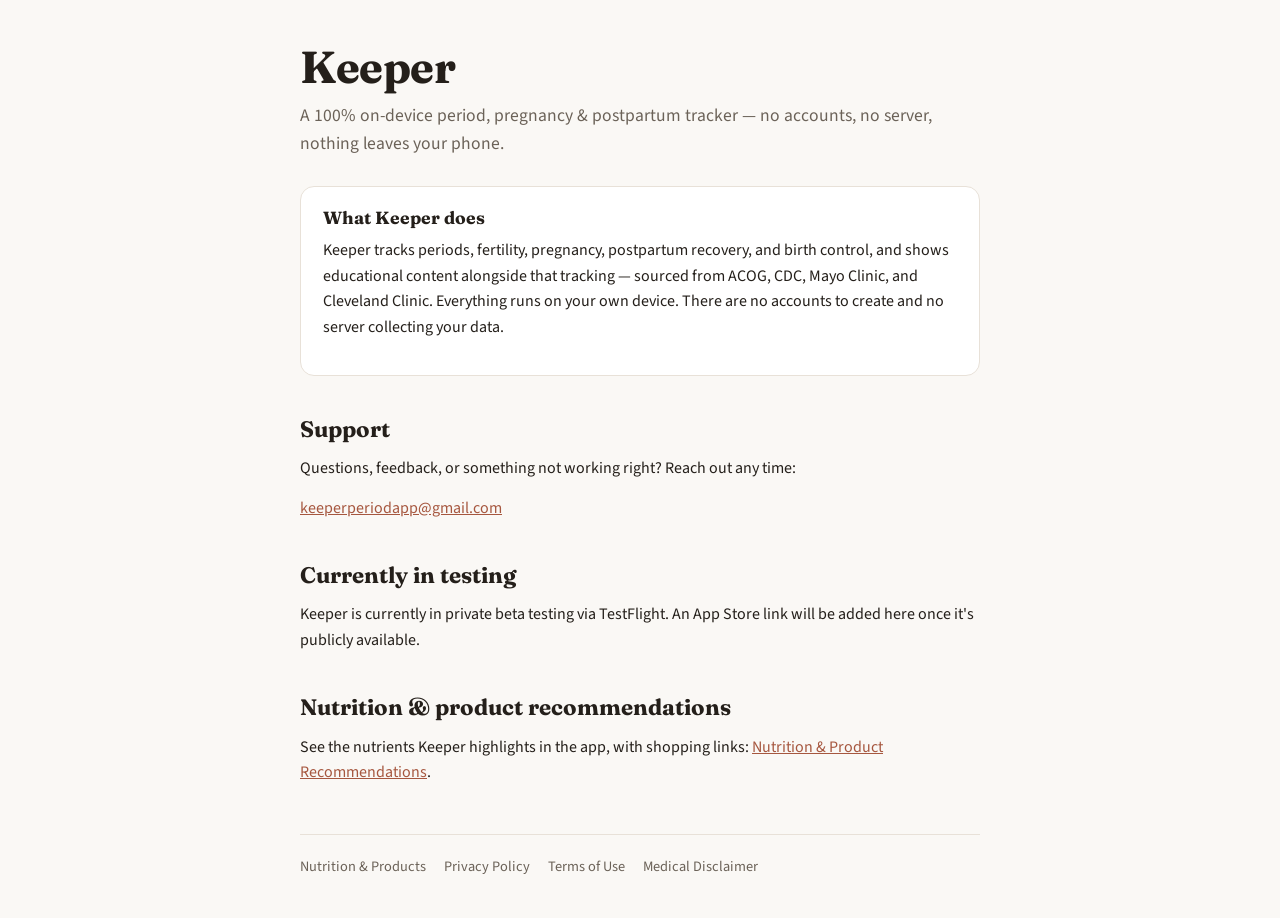
<file: index.html>
<!doctype html>
<html lang="en">
<head>
<meta charset="utf-8">
<meta name="viewport" content="width=device-width, initial-scale=1">
<title>Keeper</title>
<link rel="stylesheet" href="https://fonts.googleapis.com/css2?family=Fraunces:wght@500;600&family=Source+Sans+3:wght@400;600;700&display=swap">
<link rel="stylesheet" href="styles.css">
</head>
<body>
<div class="wrap">
  <h1>Keeper</h1>
  <p class="tagline">A 100% on-device period, pregnancy &amp; postpartum tracker — no accounts, no server, nothing leaves your phone.</p>

  <div class="card">
    <h3 style="margin-top:0">What Keeper does</h3>
    <p>Keeper tracks periods, fertility, pregnancy, postpartum recovery, and birth control, and shows educational content alongside that tracking — sourced from ACOG, CDC, Mayo Clinic, and Cleveland Clinic. Everything runs on your own device. There are no accounts to create and no server collecting your data.</p>
  </div>

  <h2>Support</h2>
  <p>Questions, feedback, or something not working right? Reach out any time:</p>
  <p><a href="mailto:keeperperiodapp@gmail.com">keeperperiodapp@gmail.com</a></p>

  <h2>Currently in testing</h2>
  <p>Keeper is currently in private beta testing via TestFlight. An App Store link will be added here once it's publicly available.</p>

  <h2>Nutrition &amp; product recommendations</h2>
  <p>See the nutrients Keeper highlights in the app, with shopping links: <a href="recommendations.html">Nutrition &amp; Product Recommendations</a>.</p>

  <nav class="footer-nav">
    <a href="recommendations.html">Nutrition &amp; Products</a>
    <a href="privacy.html">Privacy Policy</a>
    <a href="terms.html">Terms of Use</a>
    <a href="disclaimer.html">Medical Disclaimer</a>
  </nav>
</div>
</body>
</html>
</file>
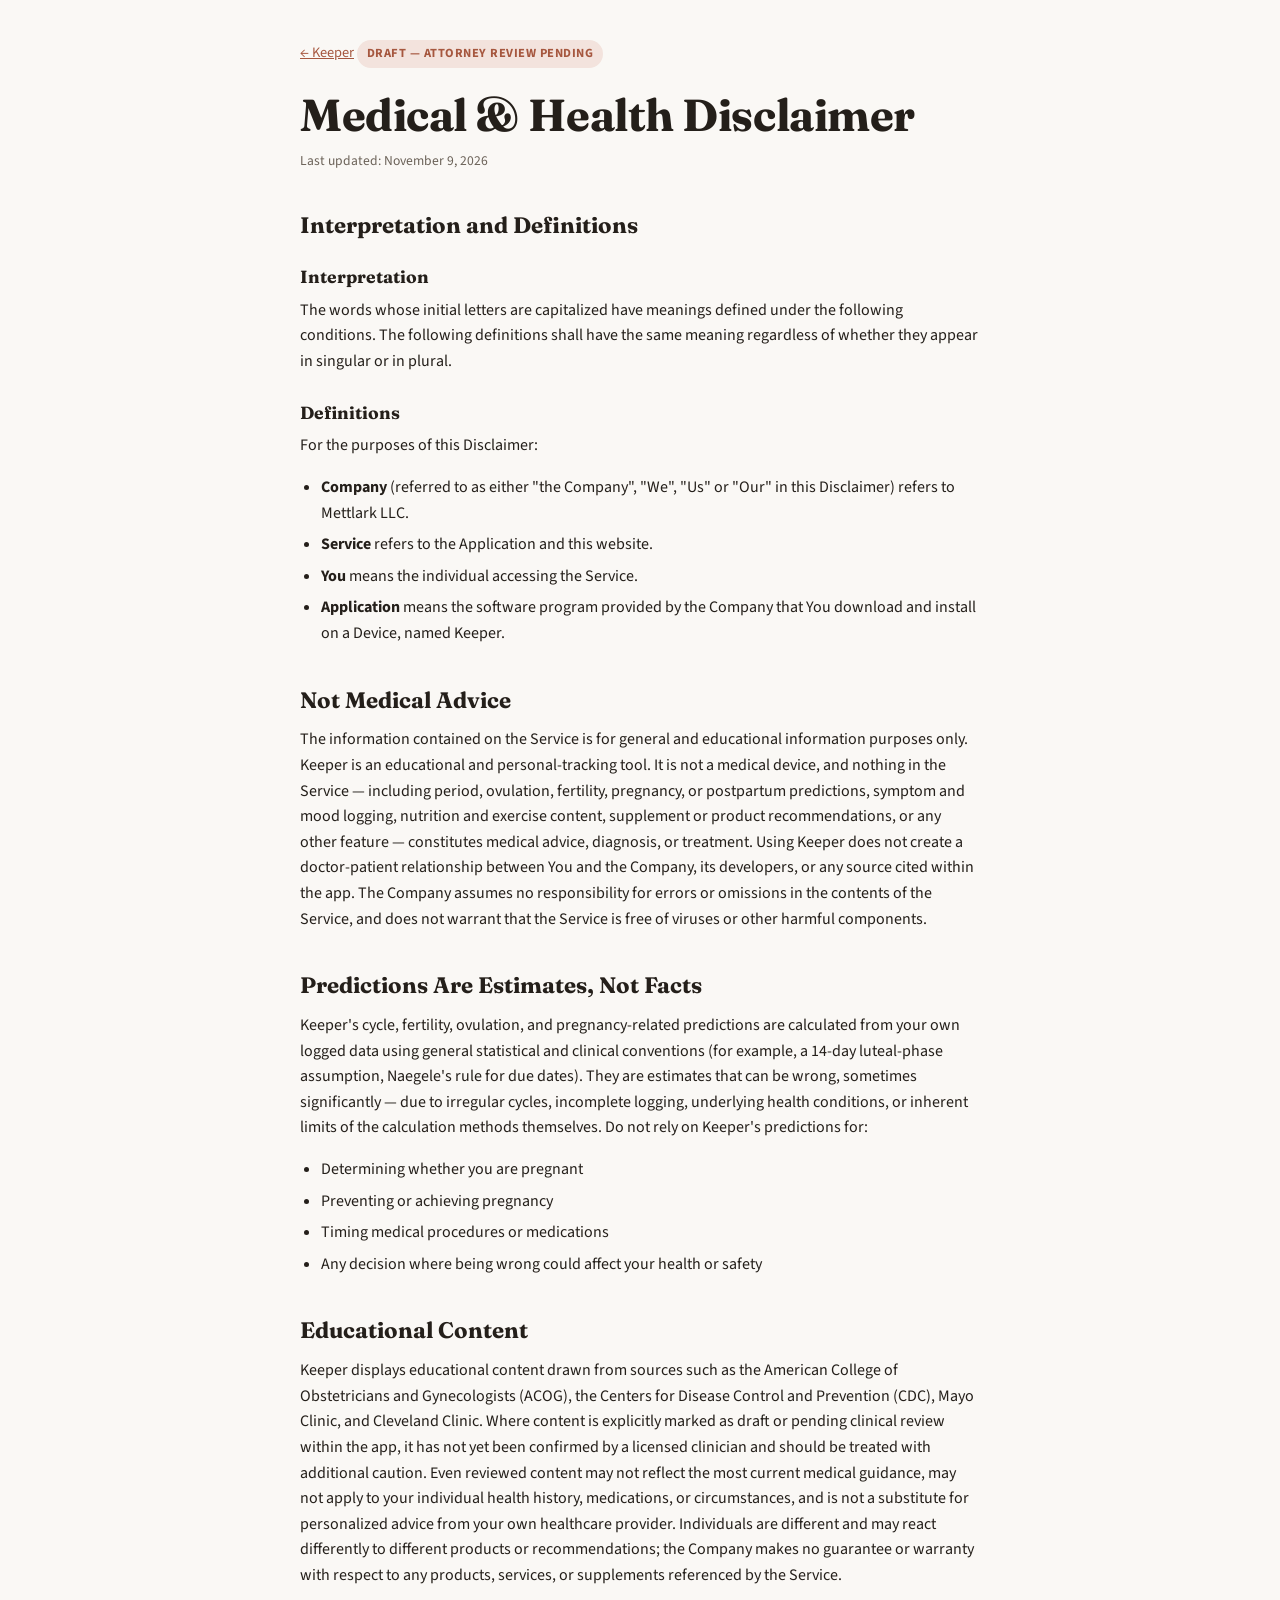
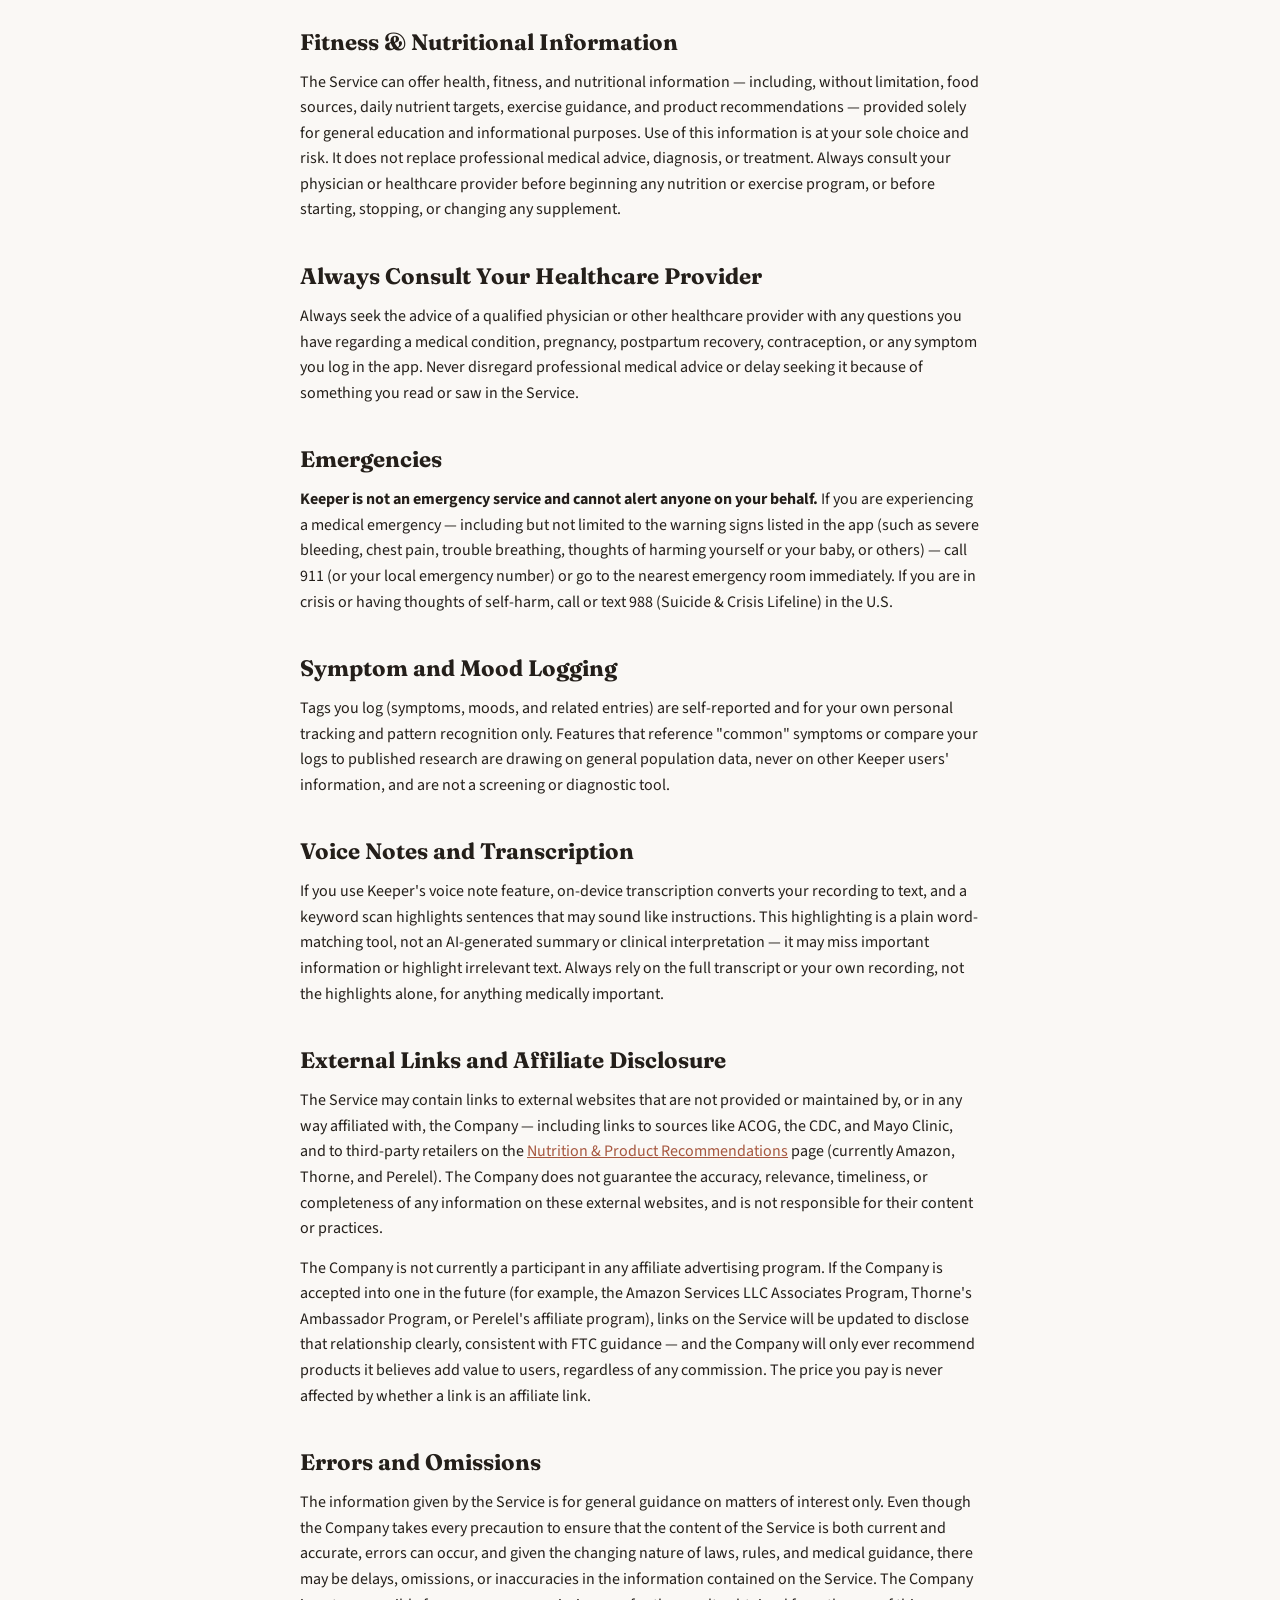
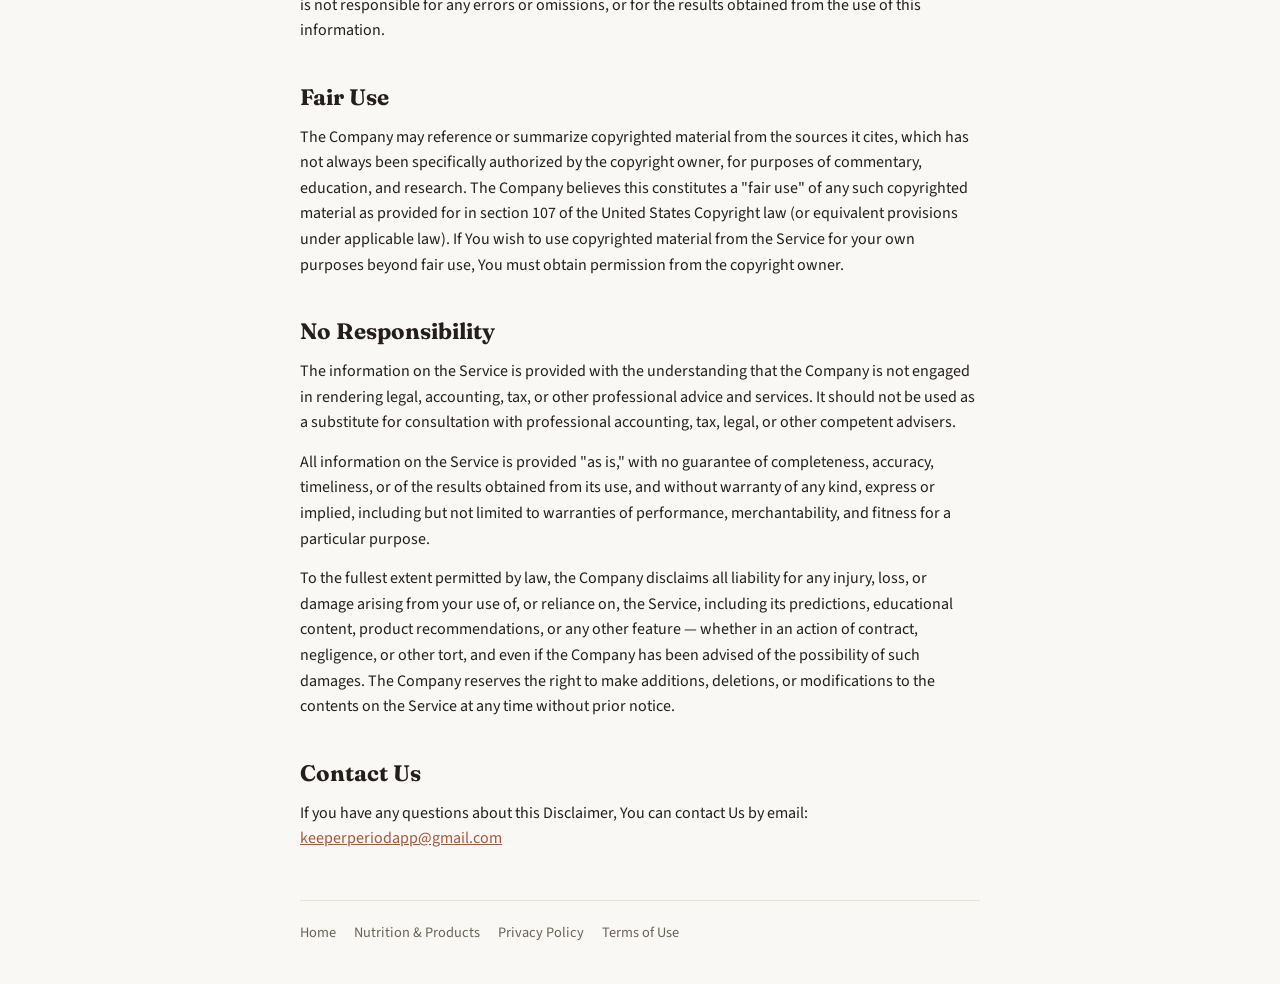
<file: disclaimer.html>
<!doctype html>
<html lang="en">
<head>
<meta charset="utf-8">
<meta name="viewport" content="width=device-width, initial-scale=1">
<title>Keeper — Medical Disclaimer</title>
<link rel="stylesheet" href="https://fonts.googleapis.com/css2?family=Fraunces:wght@500;600&family=Source+Sans+3:wght@400;600;700&display=swap">
<link rel="stylesheet" href="styles.css">
</head>
<body>
<div class="wrap">
  <a class="back-link" href="index.html">&larr; Keeper</a>
  <span class="badge">Draft — attorney review pending</span>
  <h1>Medical &amp; Health Disclaimer</h1>
  <p class="updated">Last updated: November 9, 2026</p>

  <h2>Interpretation and Definitions</h2>
  <h3>Interpretation</h3>
  <p>The words whose initial letters are capitalized have meanings defined under the following conditions. The following definitions shall have the same meaning regardless of whether they appear in singular or in plural.</p>
  <h3>Definitions</h3>
  <p>For the purposes of this Disclaimer:</p>
  <ul>
    <li><strong>Company</strong> (referred to as either "the Company", "We", "Us" or "Our" in this Disclaimer) refers to Mettlark LLC.</li>
    <li><strong>Service</strong> refers to the Application and this website.</li>
    <li><strong>You</strong> means the individual accessing the Service.</li>
    <li><strong>Application</strong> means the software program provided by the Company that You download and install on a Device, named Keeper.</li>
  </ul>

  <h2>Not Medical Advice</h2>
  <p>The information contained on the Service is for general and educational information purposes only. Keeper is an educational and personal-tracking tool. It is not a medical device, and nothing in the Service — including period, ovulation, fertility, pregnancy, or postpartum predictions, symptom and mood logging, nutrition and exercise content, supplement or product recommendations, or any other feature — constitutes medical advice, diagnosis, or treatment. Using Keeper does not create a doctor-patient relationship between You and the Company, its developers, or any source cited within the app. The Company assumes no responsibility for errors or omissions in the contents of the Service, and does not warrant that the Service is free of viruses or other harmful components.</p>

  <h2>Predictions Are Estimates, Not Facts</h2>
  <p>Keeper's cycle, fertility, ovulation, and pregnancy-related predictions are calculated from your own logged data using general statistical and clinical conventions (for example, a 14-day luteal-phase assumption, Naegele's rule for due dates). They are estimates that can be wrong, sometimes significantly — due to irregular cycles, incomplete logging, underlying health conditions, or inherent limits of the calculation methods themselves. Do not rely on Keeper's predictions for:</p>
  <ul>
    <li>Determining whether you are pregnant</li>
    <li>Preventing or achieving pregnancy</li>
    <li>Timing medical procedures or medications</li>
    <li>Any decision where being wrong could affect your health or safety</li>
  </ul>

  <h2>Educational Content</h2>
  <p>Keeper displays educational content drawn from sources such as the American College of Obstetricians and Gynecologists (ACOG), the Centers for Disease Control and Prevention (CDC), Mayo Clinic, and Cleveland Clinic. Where content is explicitly marked as draft or pending clinical review within the app, it has not yet been confirmed by a licensed clinician and should be treated with additional caution. Even reviewed content may not reflect the most current medical guidance, may not apply to your individual health history, medications, or circumstances, and is not a substitute for personalized advice from your own healthcare provider. Individuals are different and may react differently to different products or recommendations; the Company makes no guarantee or warranty with respect to any products, services, or supplements referenced by the Service.</p>

  <h2>Fitness &amp; Nutritional Information</h2>
  <p>The Service can offer health, fitness, and nutritional information — including, without limitation, food sources, daily nutrient targets, exercise guidance, and product recommendations — provided solely for general education and informational purposes. Use of this information is at your sole choice and risk. It does not replace professional medical advice, diagnosis, or treatment. Always consult your physician or healthcare provider before beginning any nutrition or exercise program, or before starting, stopping, or changing any supplement.</p>

  <h2>Always Consult Your Healthcare Provider</h2>
  <p>Always seek the advice of a qualified physician or other healthcare provider with any questions you have regarding a medical condition, pregnancy, postpartum recovery, contraception, or any symptom you log in the app. Never disregard professional medical advice or delay seeking it because of something you read or saw in the Service.</p>

  <h2>Emergencies</h2>
  <p><strong>Keeper is not an emergency service and cannot alert anyone on your behalf.</strong> If you are experiencing a medical emergency — including but not limited to the warning signs listed in the app (such as severe bleeding, chest pain, trouble breathing, thoughts of harming yourself or your baby, or others) — call 911 (or your local emergency number) or go to the nearest emergency room immediately. If you are in crisis or having thoughts of self-harm, call or text 988 (Suicide &amp; Crisis Lifeline) in the U.S.</p>

  <h2>Symptom and Mood Logging</h2>
  <p>Tags you log (symptoms, moods, and related entries) are self-reported and for your own personal tracking and pattern recognition only. Features that reference "common" symptoms or compare your logs to published research are drawing on general population data, never on other Keeper users' information, and are not a screening or diagnostic tool.</p>

  <h2>Voice Notes and Transcription</h2>
  <p>If you use Keeper's voice note feature, on-device transcription converts your recording to text, and a keyword scan highlights sentences that may sound like instructions. This highlighting is a plain word-matching tool, not an AI-generated summary or clinical interpretation — it may miss important information or highlight irrelevant text. Always rely on the full transcript or your own recording, not the highlights alone, for anything medically important.</p>

  <h2>External Links and Affiliate Disclosure</h2>
  <p>The Service may contain links to external websites that are not provided or maintained by, or in any way affiliated with, the Company — including links to sources like ACOG, the CDC, and Mayo Clinic, and to third-party retailers on the <a href="recommendations.html">Nutrition &amp; Product Recommendations</a> page (currently Amazon, Thorne, and Perelel). The Company does not guarantee the accuracy, relevance, timeliness, or completeness of any information on these external websites, and is not responsible for their content or practices.</p>
  <p>The Company is not currently a participant in any affiliate advertising program. If the Company is accepted into one in the future (for example, the Amazon Services LLC Associates Program, Thorne's Ambassador Program, or Perelel's affiliate program), links on the Service will be updated to disclose that relationship clearly, consistent with FTC guidance — and the Company will only ever recommend products it believes add value to users, regardless of any commission. The price you pay is never affected by whether a link is an affiliate link.</p>

  <h2>Errors and Omissions</h2>
  <p>The information given by the Service is for general guidance on matters of interest only. Even though the Company takes every precaution to ensure that the content of the Service is both current and accurate, errors can occur, and given the changing nature of laws, rules, and medical guidance, there may be delays, omissions, or inaccuracies in the information contained on the Service. The Company is not responsible for any errors or omissions, or for the results obtained from the use of this information.</p>

  <h2>Fair Use</h2>
  <p>The Company may reference or summarize copyrighted material from the sources it cites, which has not always been specifically authorized by the copyright owner, for purposes of commentary, education, and research. The Company believes this constitutes a "fair use" of any such copyrighted material as provided for in section 107 of the United States Copyright law (or equivalent provisions under applicable law). If You wish to use copyrighted material from the Service for your own purposes beyond fair use, You must obtain permission from the copyright owner.</p>

  <h2>No Responsibility</h2>
  <p>The information on the Service is provided with the understanding that the Company is not engaged in rendering legal, accounting, tax, or other professional advice and services. It should not be used as a substitute for consultation with professional accounting, tax, legal, or other competent advisers.</p>
  <p>All information on the Service is provided "as is," with no guarantee of completeness, accuracy, timeliness, or of the results obtained from its use, and without warranty of any kind, express or implied, including but not limited to warranties of performance, merchantability, and fitness for a particular purpose.</p>
  <p>To the fullest extent permitted by law, the Company disclaims all liability for any injury, loss, or damage arising from your use of, or reliance on, the Service, including its predictions, educational content, product recommendations, or any other feature — whether in an action of contract, negligence, or other tort, and even if the Company has been advised of the possibility of such damages. The Company reserves the right to make additions, deletions, or modifications to the contents on the Service at any time without prior notice.</p>

  <h2>Contact Us</h2>
  <p>If you have any questions about this Disclaimer, You can contact Us by email: <a href="mailto:keeperperiodapp@gmail.com">keeperperiodapp@gmail.com</a></p>

  <nav class="footer-nav">
    <a href="index.html">Home</a>
    <a href="recommendations.html">Nutrition &amp; Products</a>
    <a href="privacy.html">Privacy Policy</a>
    <a href="terms.html">Terms of Use</a>
  </nav>
</div>
</body>
</html>
</file>
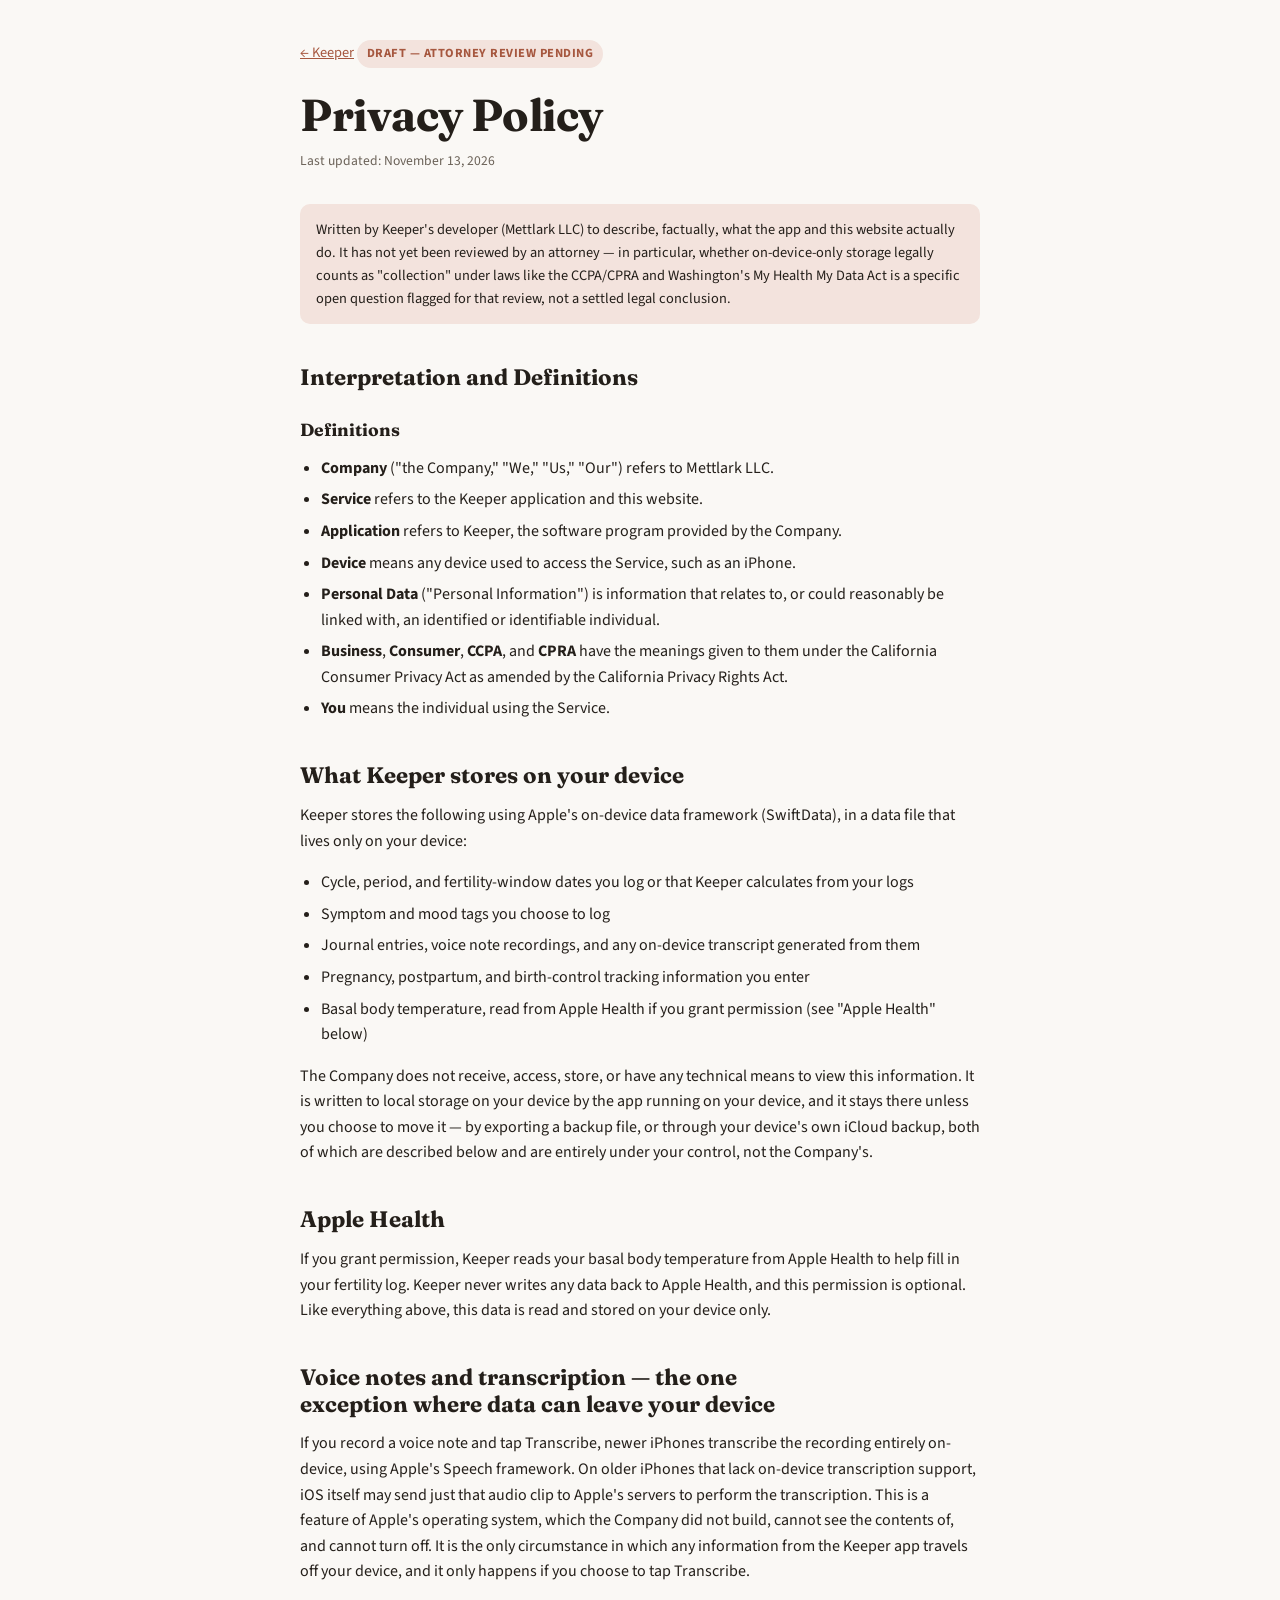
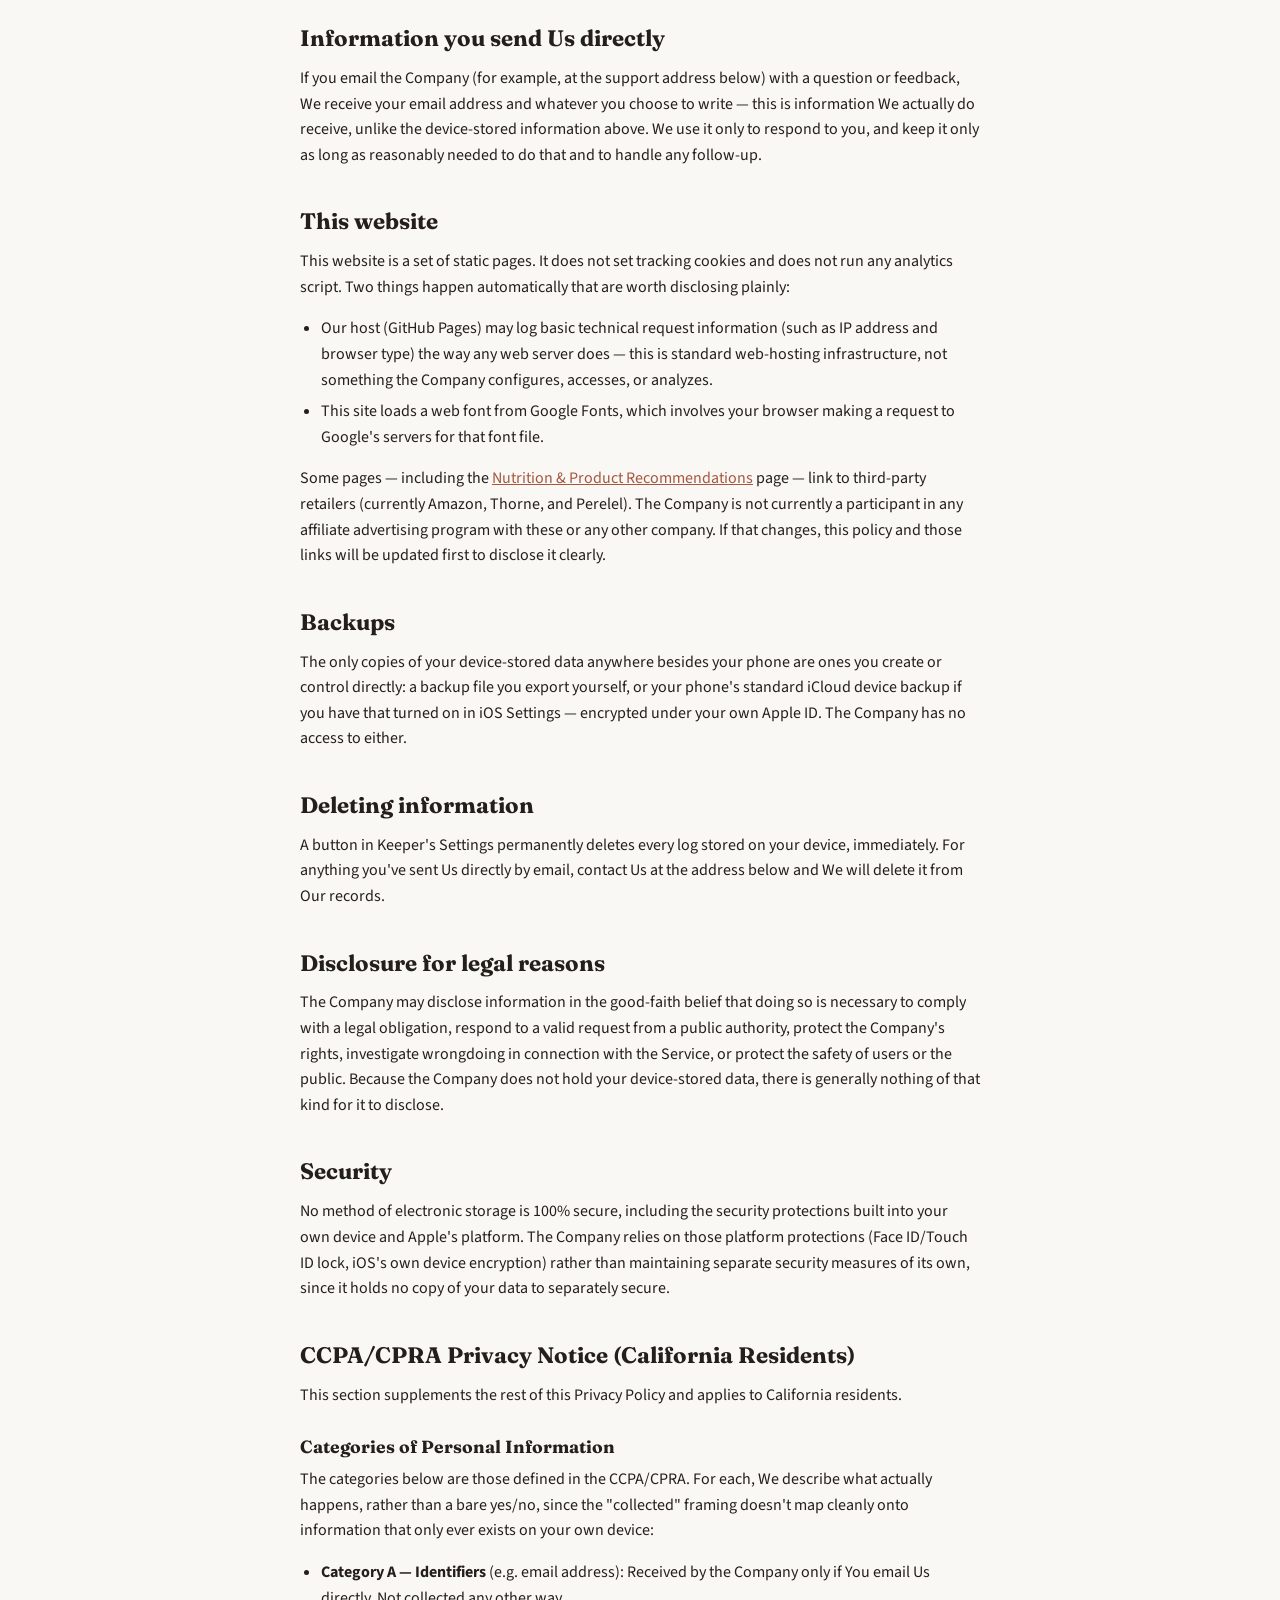
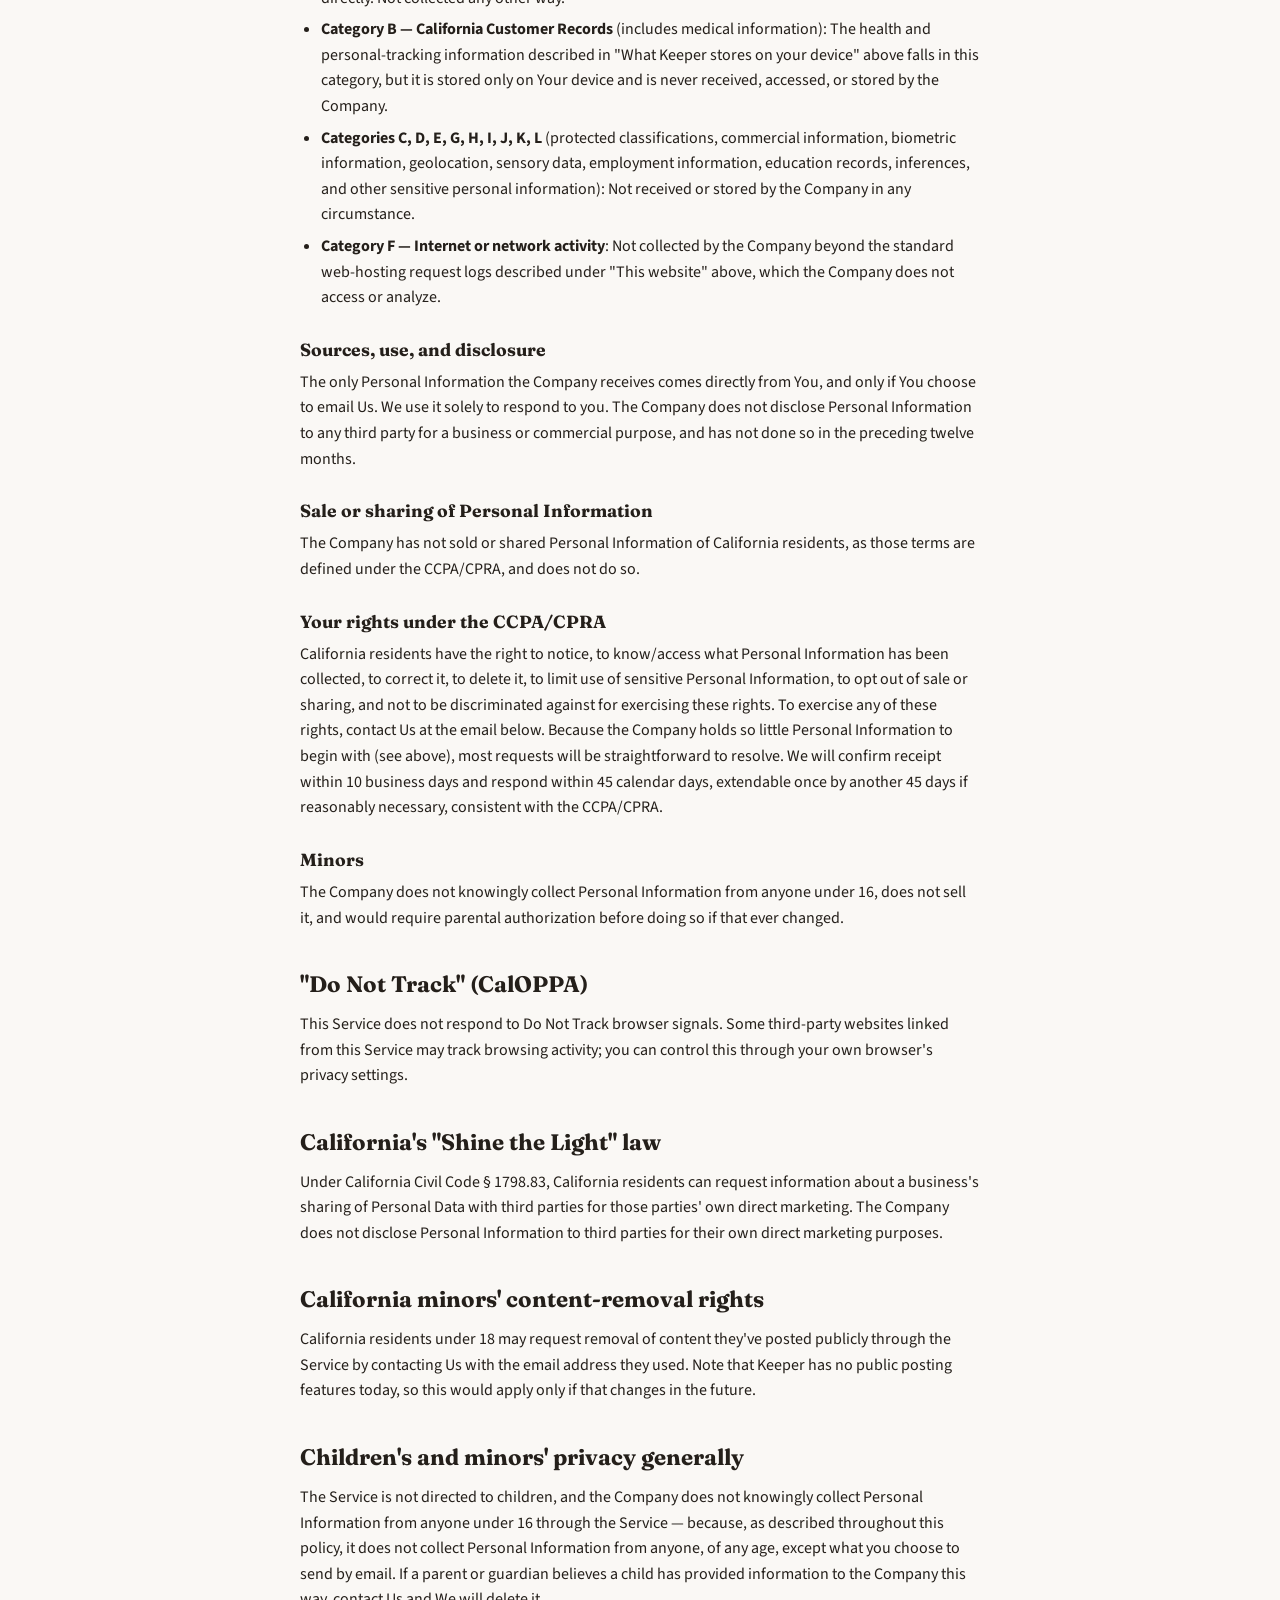
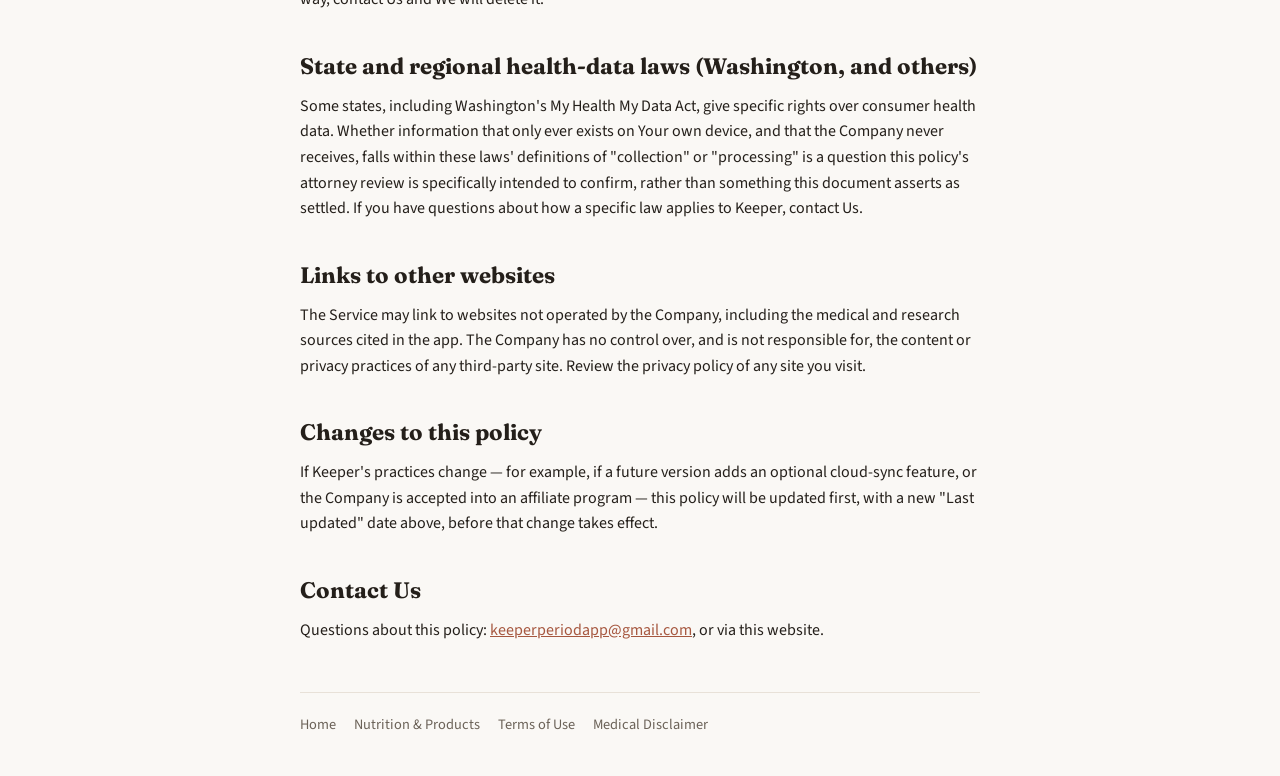
<file: privacy.html>
<!doctype html>
<html lang="en">
<head>
<meta charset="utf-8">
<meta name="viewport" content="width=device-width, initial-scale=1">
<title>Keeper — Privacy Policy</title>
<link rel="stylesheet" href="https://fonts.googleapis.com/css2?family=Fraunces:wght@500;600&family=Source+Sans+3:wght@400;600;700&display=swap">
<link rel="stylesheet" href="styles.css">
</head>
<body>
<div class="wrap">
  <a class="back-link" href="index.html">&larr; Keeper</a>
  <span class="badge">Draft — attorney review pending</span>
  <h1>Privacy Policy</h1>
  <p class="updated">Last updated: November 13, 2026</p>
  <p class="placeholder-note">Written by Keeper's developer (Mettlark LLC) to describe, factually, what the app and this website actually do. It has not yet been reviewed by an attorney — in particular, whether on-device-only storage legally counts as "collection" under laws like the CCPA/CPRA and Washington's My Health My Data Act is a specific open question flagged for that review, not a settled legal conclusion.</p>

  <h2>Interpretation and Definitions</h2>
  <h3>Definitions</h3>
  <ul>
    <li><strong>Company</strong> ("the Company," "We," "Us," "Our") refers to Mettlark LLC.</li>
    <li><strong>Service</strong> refers to the Keeper application and this website.</li>
    <li><strong>Application</strong> refers to Keeper, the software program provided by the Company.</li>
    <li><strong>Device</strong> means any device used to access the Service, such as an iPhone.</li>
    <li><strong>Personal Data</strong> ("Personal Information") is information that relates to, or could reasonably be linked with, an identified or identifiable individual.</li>
    <li><strong>Business</strong>, <strong>Consumer</strong>, <strong>CCPA</strong>, and <strong>CPRA</strong> have the meanings given to them under the California Consumer Privacy Act as amended by the California Privacy Rights Act.</li>
    <li><strong>You</strong> means the individual using the Service.</li>
  </ul>

  <h2>What Keeper stores on your device</h2>
  <p>Keeper stores the following using Apple's on-device data framework (SwiftData), in a data file that lives only on your device:</p>
  <ul>
    <li>Cycle, period, and fertility-window dates you log or that Keeper calculates from your logs</li>
    <li>Symptom and mood tags you choose to log</li>
    <li>Journal entries, voice note recordings, and any on-device transcript generated from them</li>
    <li>Pregnancy, postpartum, and birth-control tracking information you enter</li>
    <li>Basal body temperature, read from Apple Health if you grant permission (see "Apple Health" below)</li>
  </ul>
  <p>The Company does not receive, access, store, or have any technical means to view this information. It is written to local storage on your device by the app running on your device, and it stays there unless you choose to move it — by exporting a backup file, or through your device's own iCloud backup, both of which are described below and are entirely under your control, not the Company's.</p>

  <h2>Apple Health</h2>
  <p>If you grant permission, Keeper reads your basal body temperature from Apple Health to help fill in your fertility log. Keeper never writes any data back to Apple Health, and this permission is optional. Like everything above, this data is read and stored on your device only.</p>

  <h2>Voice notes and transcription — the one exception where data can leave your device</h2>
  <p>If you record a voice note and tap Transcribe, newer iPhones transcribe the recording entirely on-device, using Apple's Speech framework. On older iPhones that lack on-device transcription support, iOS itself may send just that audio clip to Apple's servers to perform the transcription. This is a feature of Apple's operating system, which the Company did not build, cannot see the contents of, and cannot turn off. It is the only circumstance in which any information from the Keeper app travels off your device, and it only happens if you choose to tap Transcribe.</p>

  <h2>Information you send Us directly</h2>
  <p>If you email the Company (for example, at the support address below) with a question or feedback, We receive your email address and whatever you choose to write — this is information We actually do receive, unlike the device-stored information above. We use it only to respond to you, and keep it only as long as reasonably needed to do that and to handle any follow-up.</p>

  <h2>This website</h2>
  <p>This website is a set of static pages. It does not set tracking cookies and does not run any analytics script. Two things happen automatically that are worth disclosing plainly:</p>
  <ul>
    <li>Our host (GitHub Pages) may log basic technical request information (such as IP address and browser type) the way any web server does — this is standard web-hosting infrastructure, not something the Company configures, accesses, or analyzes.</li>
    <li>This site loads a web font from Google Fonts, which involves your browser making a request to Google's servers for that font file.</li>
  </ul>
  <p>Some pages — including the <a href="recommendations.html">Nutrition &amp; Product Recommendations</a> page — link to third-party retailers (currently Amazon, Thorne, and Perelel). The Company is not currently a participant in any affiliate advertising program with these or any other company. If that changes, this policy and those links will be updated first to disclose it clearly.</p>

  <h2>Backups</h2>
  <p>The only copies of your device-stored data anywhere besides your phone are ones you create or control directly: a backup file you export yourself, or your phone's standard iCloud device backup if you have that turned on in iOS Settings — encrypted under your own Apple ID. The Company has no access to either.</p>

  <h2>Deleting information</h2>
  <p>A button in Keeper's Settings permanently deletes every log stored on your device, immediately. For anything you've sent Us directly by email, contact Us at the address below and We will delete it from Our records.</p>

  <h2>Disclosure for legal reasons</h2>
  <p>The Company may disclose information in the good-faith belief that doing so is necessary to comply with a legal obligation, respond to a valid request from a public authority, protect the Company's rights, investigate wrongdoing in connection with the Service, or protect the safety of users or the public. Because the Company does not hold your device-stored data, there is generally nothing of that kind for it to disclose.</p>

  <h2>Security</h2>
  <p>No method of electronic storage is 100% secure, including the security protections built into your own device and Apple's platform. The Company relies on those platform protections (Face ID/Touch ID lock, iOS's own device encryption) rather than maintaining separate security measures of its own, since it holds no copy of your data to separately secure.</p>

  <h2>CCPA/CPRA Privacy Notice (California Residents)</h2>
  <p>This section supplements the rest of this Privacy Policy and applies to California residents.</p>
  <h3>Categories of Personal Information</h3>
  <p>The categories below are those defined in the CCPA/CPRA. For each, We describe what actually happens, rather than a bare yes/no, since the "collected" framing doesn't map cleanly onto information that only ever exists on your own device:</p>
  <ul>
    <li><strong>Category A — Identifiers</strong> (e.g. email address): Received by the Company only if You email Us directly. Not collected any other way.</li>
    <li><strong>Category B — California Customer Records</strong> (includes medical information): The health and personal-tracking information described in "What Keeper stores on your device" above falls in this category, but it is stored only on Your device and is never received, accessed, or stored by the Company.</li>
    <li><strong>Categories C, D, E, G, H, I, J, K, L</strong> (protected classifications, commercial information, biometric information, geolocation, sensory data, employment information, education records, inferences, and other sensitive personal information): Not received or stored by the Company in any circumstance.</li>
    <li><strong>Category F — Internet or network activity</strong>: Not collected by the Company beyond the standard web-hosting request logs described under "This website" above, which the Company does not access or analyze.</li>
  </ul>
  <h3>Sources, use, and disclosure</h3>
  <p>The only Personal Information the Company receives comes directly from You, and only if You choose to email Us. We use it solely to respond to you. The Company does not disclose Personal Information to any third party for a business or commercial purpose, and has not done so in the preceding twelve months.</p>
  <h3>Sale or sharing of Personal Information</h3>
  <p>The Company has not sold or shared Personal Information of California residents, as those terms are defined under the CCPA/CPRA, and does not do so.</p>
  <h3>Your rights under the CCPA/CPRA</h3>
  <p>California residents have the right to notice, to know/access what Personal Information has been collected, to correct it, to delete it, to limit use of sensitive Personal Information, to opt out of sale or sharing, and not to be discriminated against for exercising these rights. To exercise any of these rights, contact Us at the email below. Because the Company holds so little Personal Information to begin with (see above), most requests will be straightforward to resolve. We will confirm receipt within 10 business days and respond within 45 calendar days, extendable once by another 45 days if reasonably necessary, consistent with the CCPA/CPRA.</p>
  <h3>Minors</h3>
  <p>The Company does not knowingly collect Personal Information from anyone under 16, does not sell it, and would require parental authorization before doing so if that ever changed.</p>

  <h2>"Do Not Track" (CalOPPA)</h2>
  <p>This Service does not respond to Do Not Track browser signals. Some third-party websites linked from this Service may track browsing activity; you can control this through your own browser's privacy settings.</p>

  <h2>California's "Shine the Light" law</h2>
  <p>Under California Civil Code § 1798.83, California residents can request information about a business's sharing of Personal Data with third parties for those parties' own direct marketing. The Company does not disclose Personal Information to third parties for their own direct marketing purposes.</p>

  <h2>California minors' content-removal rights</h2>
  <p>California residents under 18 may request removal of content they've posted publicly through the Service by contacting Us with the email address they used. Note that Keeper has no public posting features today, so this would apply only if that changes in the future.</p>

  <h2>Children's and minors' privacy generally</h2>
  <p>The Service is not directed to children, and the Company does not knowingly collect Personal Information from anyone under 16 through the Service — because, as described throughout this policy, it does not collect Personal Information from anyone, of any age, except what you choose to send by email. If a parent or guardian believes a child has provided information to the Company this way, contact Us and We will delete it.</p>

  <h2>State and regional health-data laws (Washington, and others)</h2>
  <p>Some states, including Washington's My Health My Data Act, give specific rights over consumer health data. Whether information that only ever exists on Your own device, and that the Company never receives, falls within these laws' definitions of "collection" or "processing" is a question this policy's attorney review is specifically intended to confirm, rather than something this document asserts as settled. If you have questions about how a specific law applies to Keeper, contact Us.</p>

  <h2>Links to other websites</h2>
  <p>The Service may link to websites not operated by the Company, including the medical and research sources cited in the app. The Company has no control over, and is not responsible for, the content or privacy practices of any third-party site. Review the privacy policy of any site you visit.</p>

  <h2>Changes to this policy</h2>
  <p>If Keeper's practices change — for example, if a future version adds an optional cloud-sync feature, or the Company is accepted into an affiliate program — this policy will be updated first, with a new "Last updated" date above, before that change takes effect.</p>

  <h2>Contact Us</h2>
  <p>Questions about this policy: <a href="mailto:keeperperiodapp@gmail.com">keeperperiodapp@gmail.com</a>, or via this website.</p>

  <nav class="footer-nav">
    <a href="index.html">Home</a>
    <a href="recommendations.html">Nutrition &amp; Products</a>
    <a href="terms.html">Terms of Use</a>
    <a href="disclaimer.html">Medical Disclaimer</a>
  </nav>
</div>
</body>
</html>
</file>
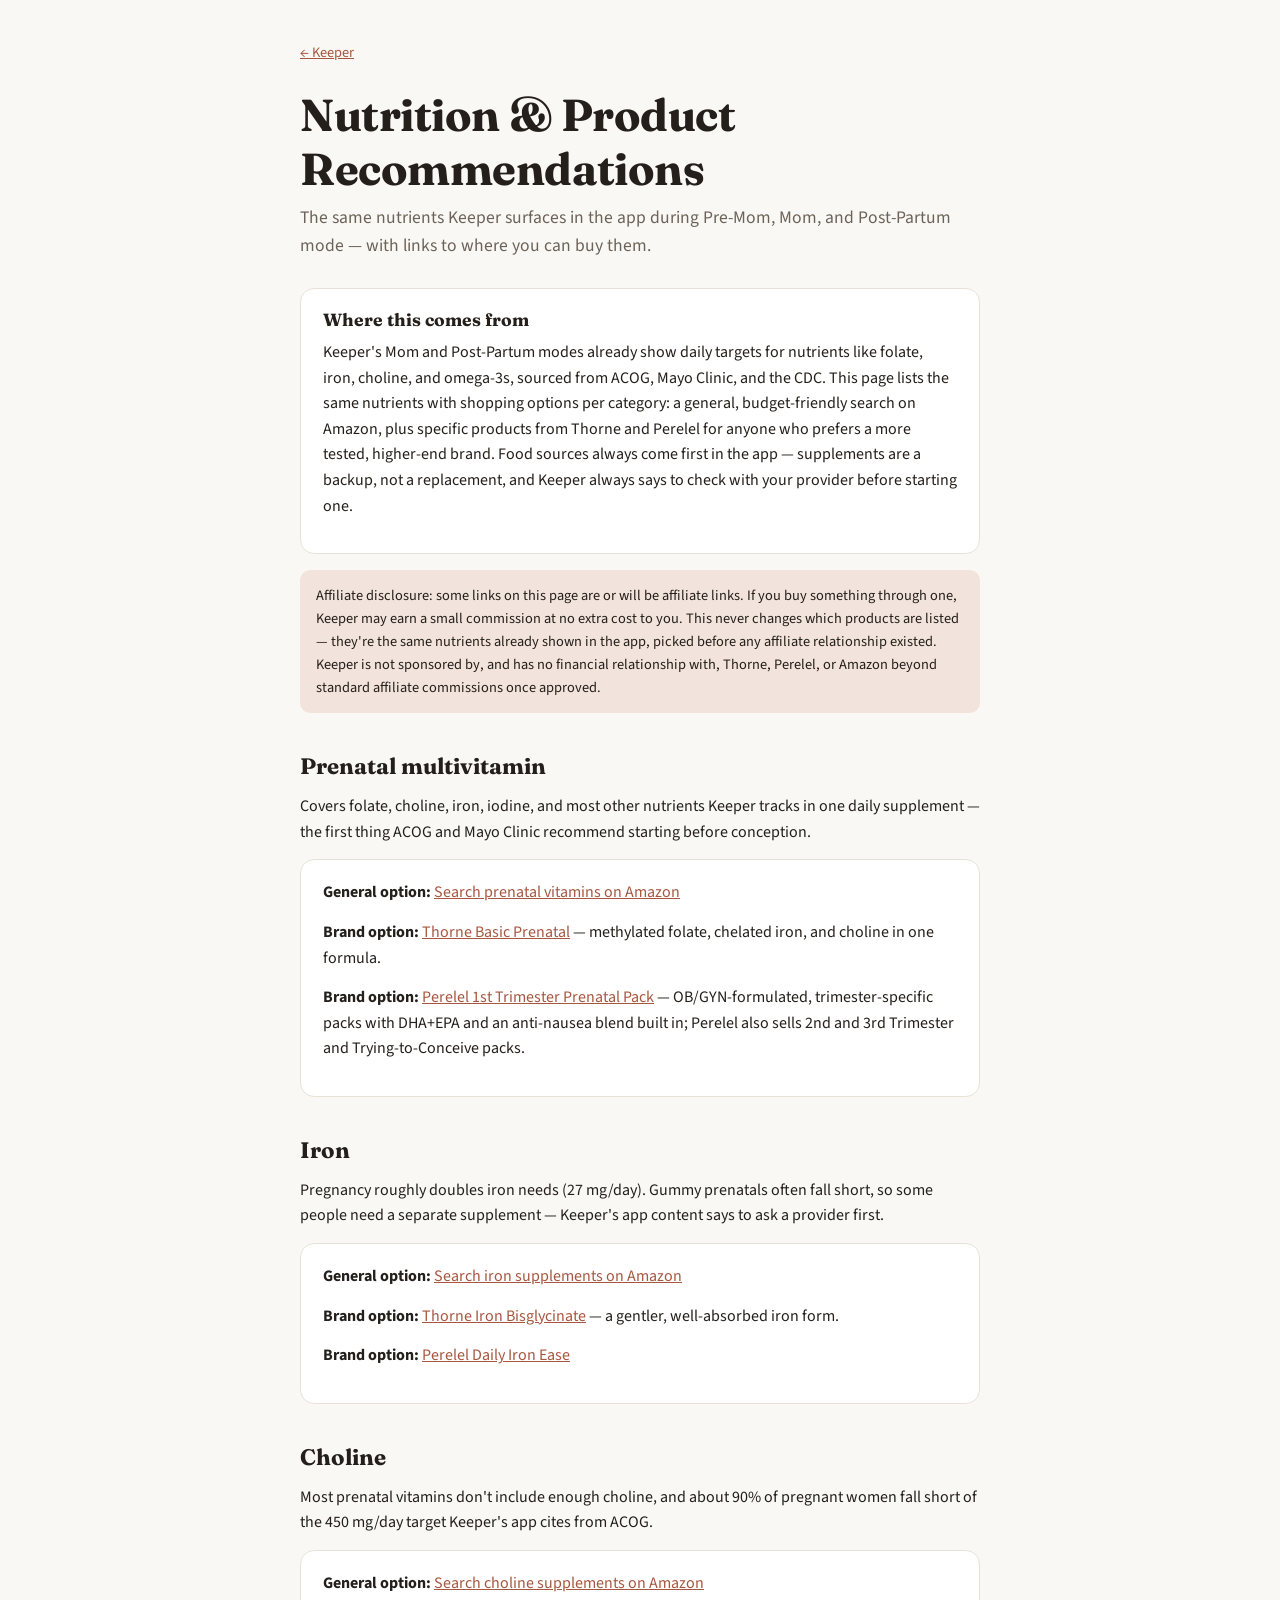
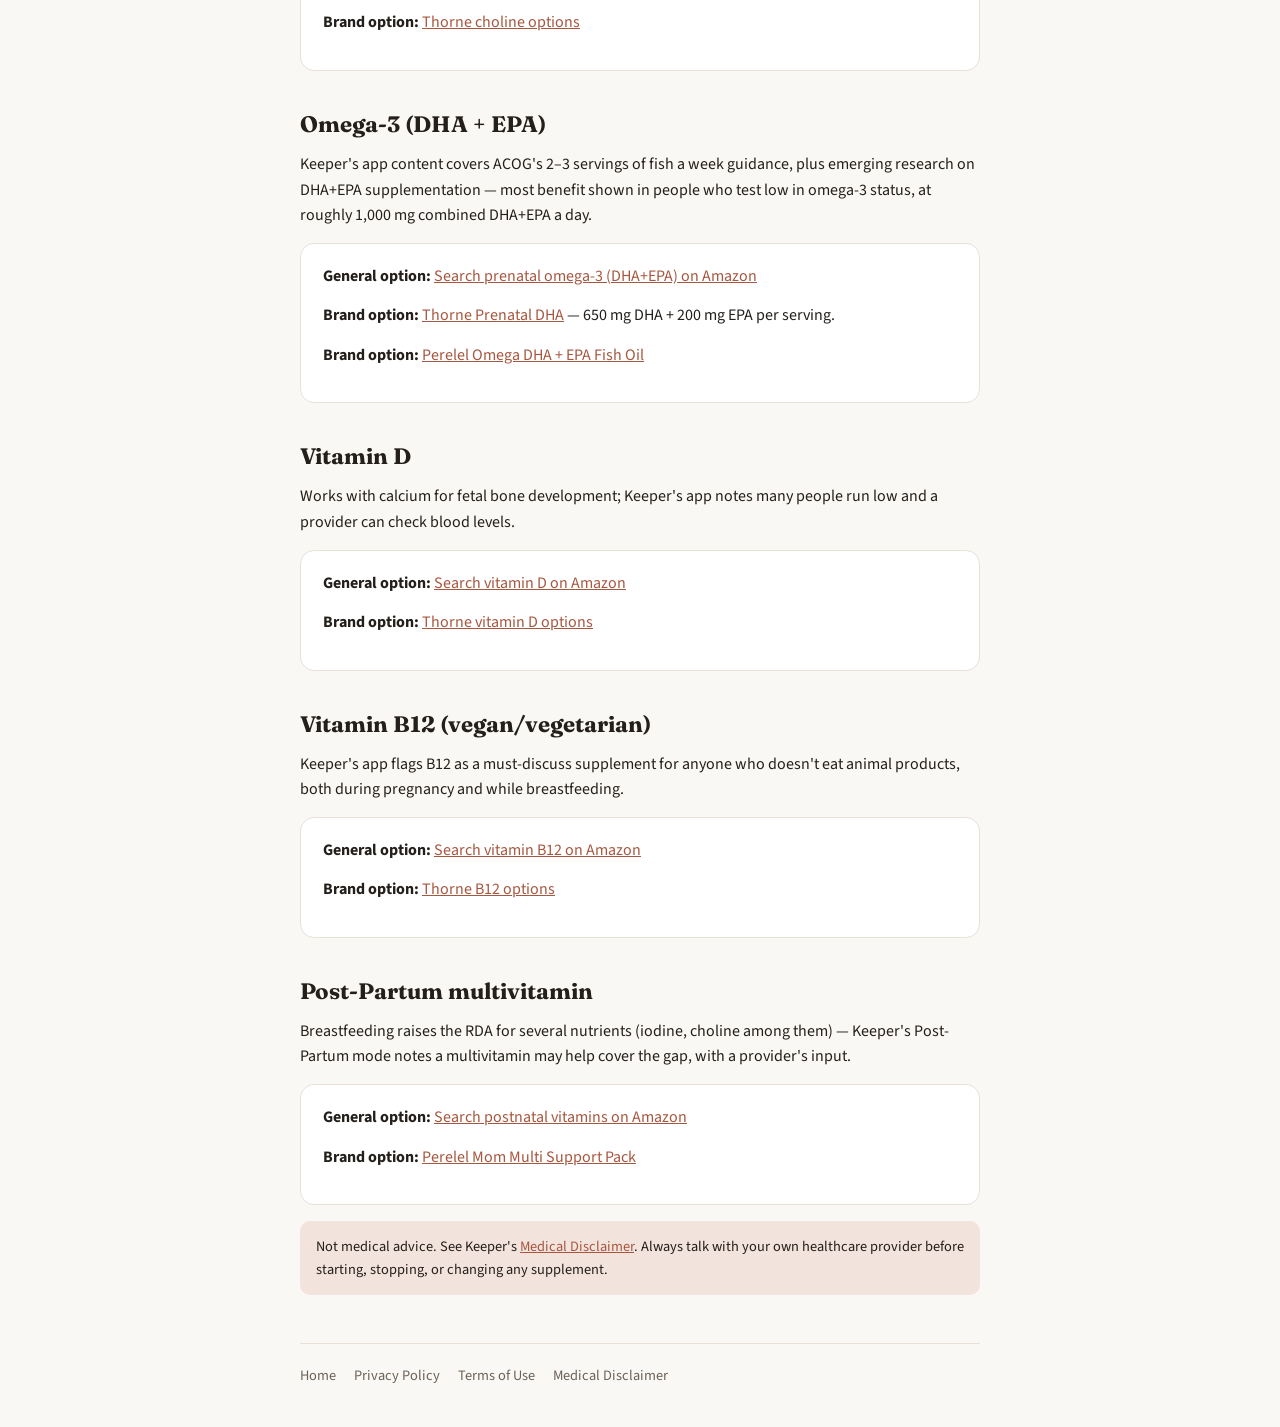
<file: recommendations.html>
<!doctype html>
<html lang="en">
<head>
<meta charset="utf-8">
<meta name="viewport" content="width=device-width, initial-scale=1">
<title>Keeper — Nutrition &amp; Product Recommendations</title>
<link rel="stylesheet" href="https://fonts.googleapis.com/css2?family=Fraunces:wght@500;600&family=Source+Sans+3:wght@400;600;700&display=swap">
<link rel="stylesheet" href="styles.css">
</head>
<body>
<div class="wrap">
  <a class="back-link" href="index.html">&larr; Keeper</a>
  <h1>Nutrition &amp; Product Recommendations</h1>
  <p class="tagline">The same nutrients Keeper surfaces in the app during Pre-Mom, Mom, and Post-Partum mode — with links to where you can buy them.</p>

  <div class="card">
    <h3 style="margin-top:0">Where this comes from</h3>
    <p>Keeper's Mom and Post-Partum modes already show daily targets for nutrients like folate, iron, choline, and omega-3s, sourced from ACOG, Mayo Clinic, and the CDC. This page lists the same nutrients with shopping options per category: a general, budget-friendly search on Amazon, plus specific products from Thorne and Perelel for anyone who prefers a more tested, higher-end brand. Food sources always come first in the app — supplements are a backup, not a replacement, and Keeper always says to check with your provider before starting one.</p>
  </div>

  <p class="placeholder-note">Affiliate disclosure: some links on this page are or will be affiliate links. If you buy something through one, Keeper may earn a small commission at no extra cost to you. This never changes which products are listed — they're the same nutrients already shown in the app, picked before any affiliate relationship existed. Keeper is not sponsored by, and has no financial relationship with, Thorne, Perelel, or Amazon beyond standard affiliate commissions once approved.</p>

  <h2>Prenatal multivitamin</h2>
  <p>Covers folate, choline, iron, iodine, and most other nutrients Keeper tracks in one daily supplement — the first thing ACOG and Mayo Clinic recommend starting before conception.</p>
  <div class="card">
    <p><strong>General option:</strong> <a href="https://www.amazon.com/s?k=prenatal+vitamin" target="_blank" rel="noopener">Search prenatal vitamins on Amazon</a></p>
    <p><strong>Brand option:</strong> <a href="https://www.thorne.com/products/dp/basic-prenatal" target="_blank" rel="noopener">Thorne Basic Prenatal</a> — methylated folate, chelated iron, and choline in one formula.</p>
    <p><strong>Brand option:</strong> <a href="https://perelelhealth.com/products/1st-trimester-prenatal-pack" target="_blank" rel="noopener">Perelel 1st Trimester Prenatal Pack</a> — OB/GYN-formulated, trimester-specific packs with DHA+EPA and an anti-nausea blend built in; Perelel also sells 2nd and 3rd Trimester and Trying-to-Conceive packs.</p>
  </div>

  <h2>Iron</h2>
  <p>Pregnancy roughly doubles iron needs (27 mg/day). Gummy prenatals often fall short, so some people need a separate supplement — Keeper's app content says to ask a provider first.</p>
  <div class="card">
    <p><strong>General option:</strong> <a href="https://www.amazon.com/s?k=iron+bisglycinate+supplement" target="_blank" rel="noopener">Search iron supplements on Amazon</a></p>
    <p><strong>Brand option:</strong> <a href="https://www.thorne.com/products/dp/iron-bisglycinate" target="_blank" rel="noopener">Thorne Iron Bisglycinate</a> — a gentler, well-absorbed iron form.</p>
    <p><strong>Brand option:</strong> <a href="https://perelelhealth.com/products/daily-iron-ease" target="_blank" rel="noopener">Perelel Daily Iron Ease</a></p>
  </div>

  <h2>Choline</h2>
  <p>Most prenatal vitamins don't include enough choline, and about 90% of pregnant women fall short of the 450 mg/day target Keeper's app cites from ACOG.</p>
  <div class="card">
    <p><strong>General option:</strong> <a href="https://www.amazon.com/s?k=choline+supplement+pregnancy" target="_blank" rel="noopener">Search choline supplements on Amazon</a></p>
    <p><strong>Brand option:</strong> <a href="https://www.thorne.com/search?q=choline" target="_blank" rel="noopener">Thorne choline options</a></p>
  </div>

  <h2>Omega-3 (DHA + EPA)</h2>
  <p>Keeper's app content covers ACOG's 2–3 servings of fish a week guidance, plus emerging research on DHA+EPA supplementation — most benefit shown in people who test low in omega-3 status, at roughly 1,000 mg combined DHA+EPA a day.</p>
  <div class="card">
    <p><strong>General option:</strong> <a href="https://www.amazon.com/s?k=prenatal+omega-3+dha+epa" target="_blank" rel="noopener">Search prenatal omega-3 (DHA+EPA) on Amazon</a></p>
    <p><strong>Brand option:</strong> <a href="https://www.thorne.com/products/dp/prenatal-dha" target="_blank" rel="noopener">Thorne Prenatal DHA</a> — 650 mg DHA + 200 mg EPA per serving.</p>
    <p><strong>Brand option:</strong> <a href="https://perelelhealth.com/products/omega-dha-epa-fish-oil" target="_blank" rel="noopener">Perelel Omega DHA + EPA Fish Oil</a></p>
  </div>

  <h2>Vitamin D</h2>
  <p>Works with calcium for fetal bone development; Keeper's app notes many people run low and a provider can check blood levels.</p>
  <div class="card">
    <p><strong>General option:</strong> <a href="https://www.amazon.com/s?k=vitamin+d3+supplement" target="_blank" rel="noopener">Search vitamin D on Amazon</a></p>
    <p><strong>Brand option:</strong> <a href="https://www.thorne.com/search?q=vitamin%20d" target="_blank" rel="noopener">Thorne vitamin D options</a></p>
  </div>

  <h2>Vitamin B12 (vegan/vegetarian)</h2>
  <p>Keeper's app flags B12 as a must-discuss supplement for anyone who doesn't eat animal products, both during pregnancy and while breastfeeding.</p>
  <div class="card">
    <p><strong>General option:</strong> <a href="https://www.amazon.com/s?k=vitamin+b12+supplement" target="_blank" rel="noopener">Search vitamin B12 on Amazon</a></p>
    <p><strong>Brand option:</strong> <a href="https://www.thorne.com/search?q=b12" target="_blank" rel="noopener">Thorne B12 options</a></p>
  </div>

  <h2>Post-Partum multivitamin</h2>
  <p>Breastfeeding raises the RDA for several nutrients (iodine, choline among them) — Keeper's Post-Partum mode notes a multivitamin may help cover the gap, with a provider's input.</p>
  <div class="card">
    <p><strong>General option:</strong> <a href="https://www.amazon.com/s?k=postnatal+vitamin+breastfeeding" target="_blank" rel="noopener">Search postnatal vitamins on Amazon</a></p>
    <p><strong>Brand option:</strong> <a href="https://perelelhealth.com/products/mom-multi-support-pack" target="_blank" rel="noopener">Perelel Mom Multi Support Pack</a></p>
  </div>

  <p class="placeholder-note">Not medical advice. See Keeper's <a href="disclaimer.html">Medical Disclaimer</a>. Always talk with your own healthcare provider before starting, stopping, or changing any supplement.</p>

  <nav class="footer-nav">
    <a href="index.html">Home</a>
    <a href="privacy.html">Privacy Policy</a>
    <a href="terms.html">Terms of Use</a>
    <a href="disclaimer.html">Medical Disclaimer</a>
  </nav>
</div>
</body>
</html>
</file>
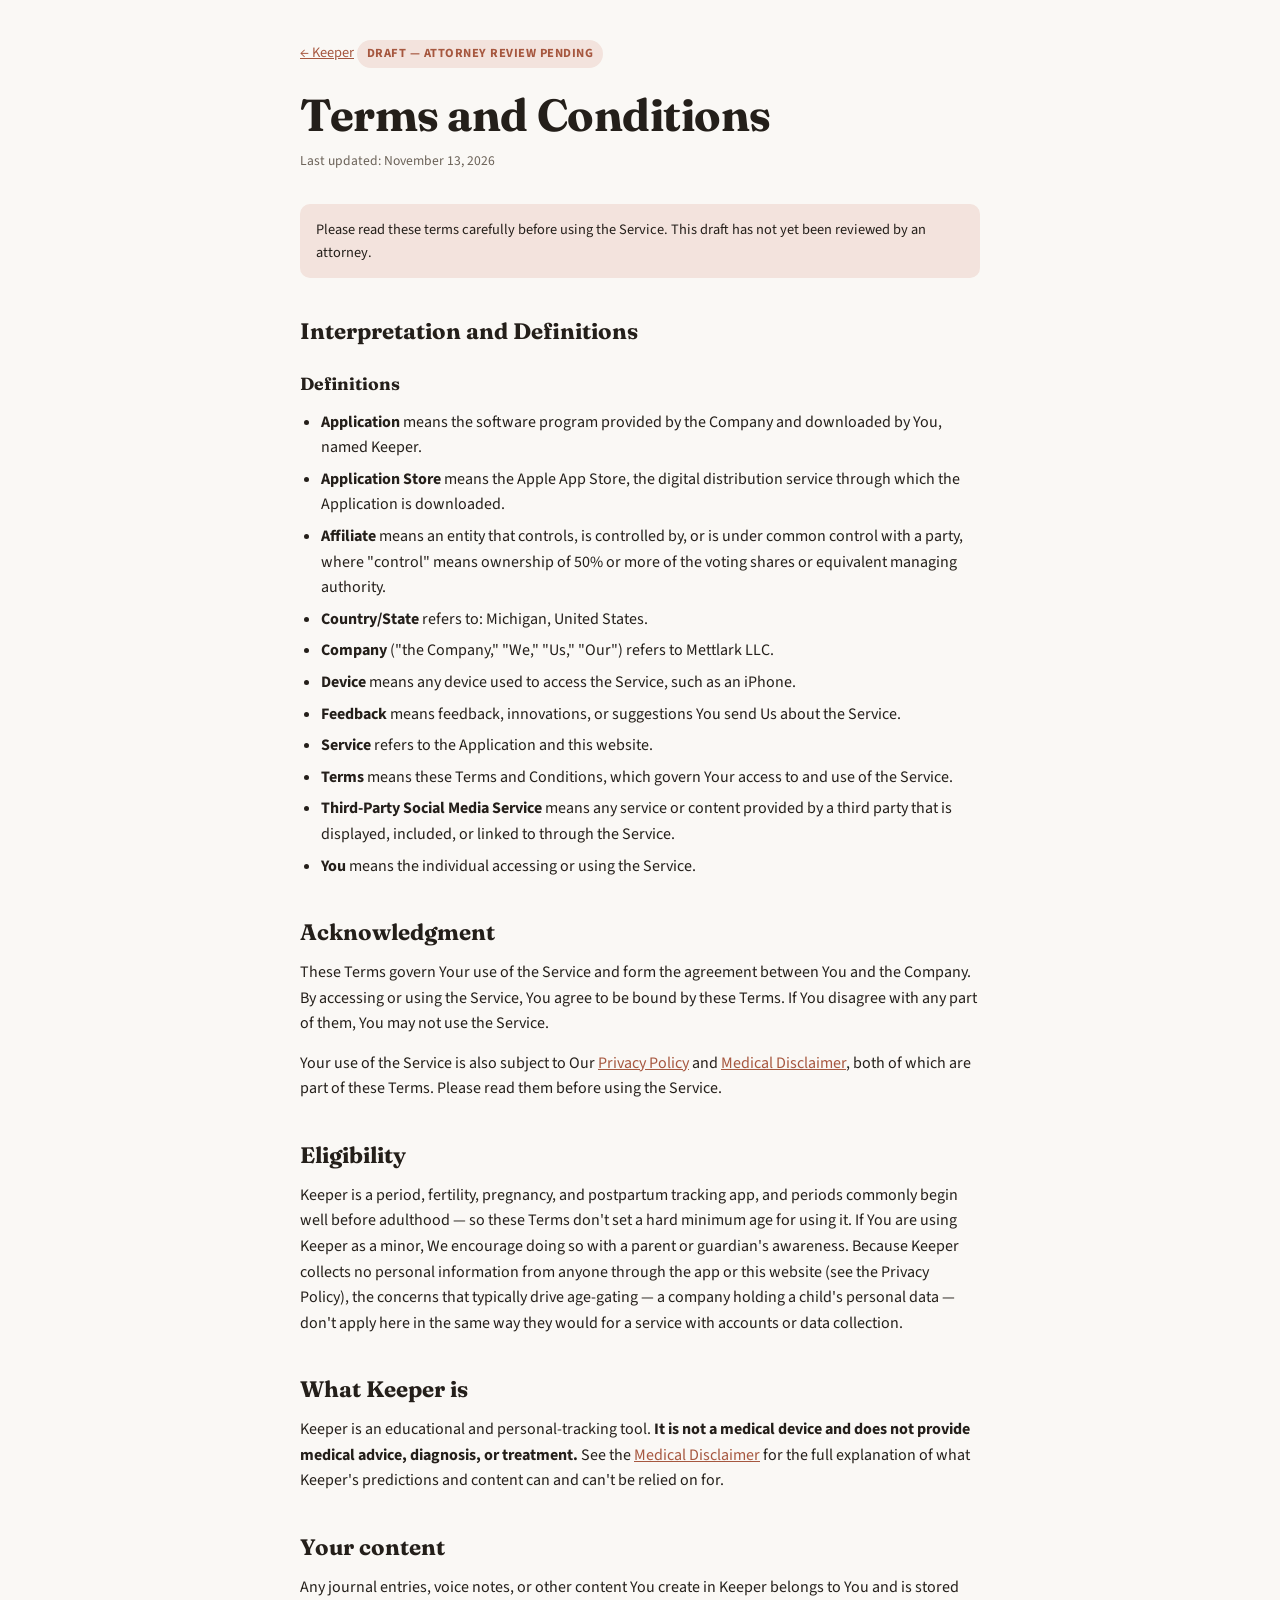
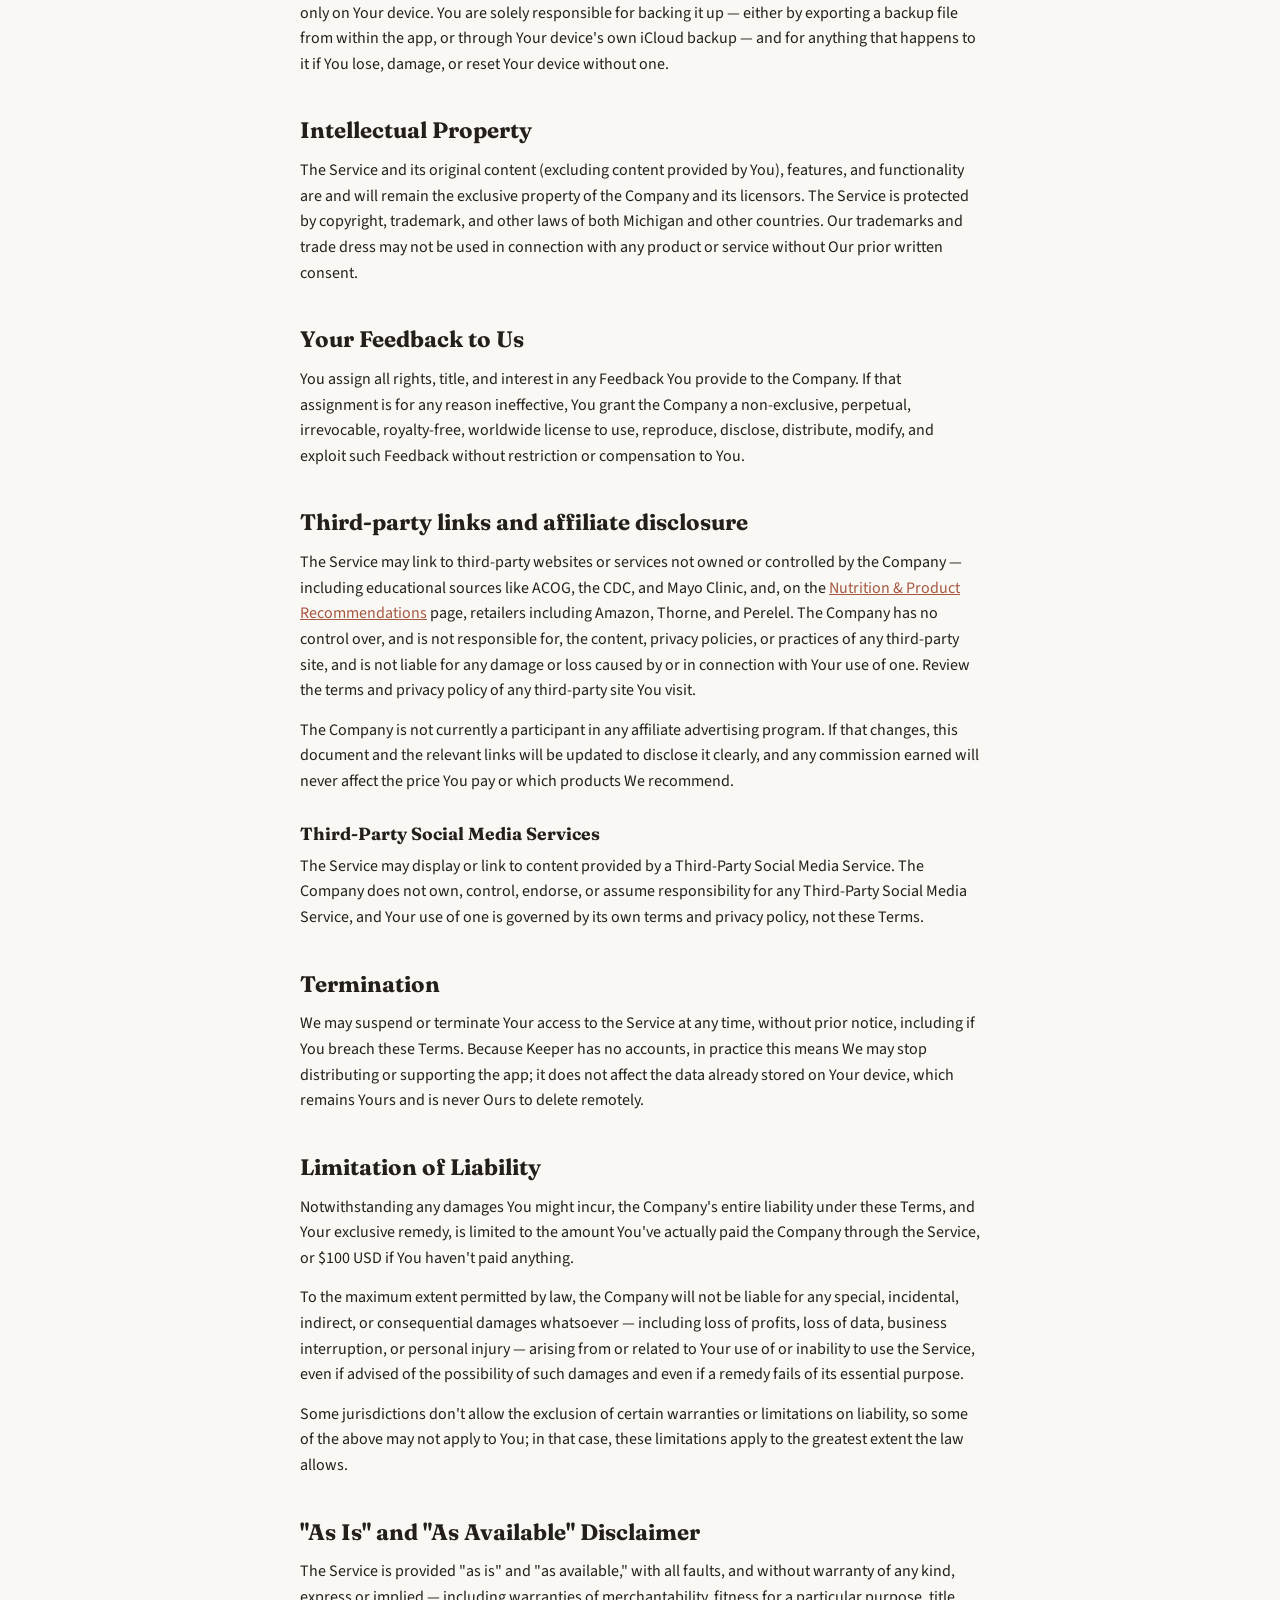
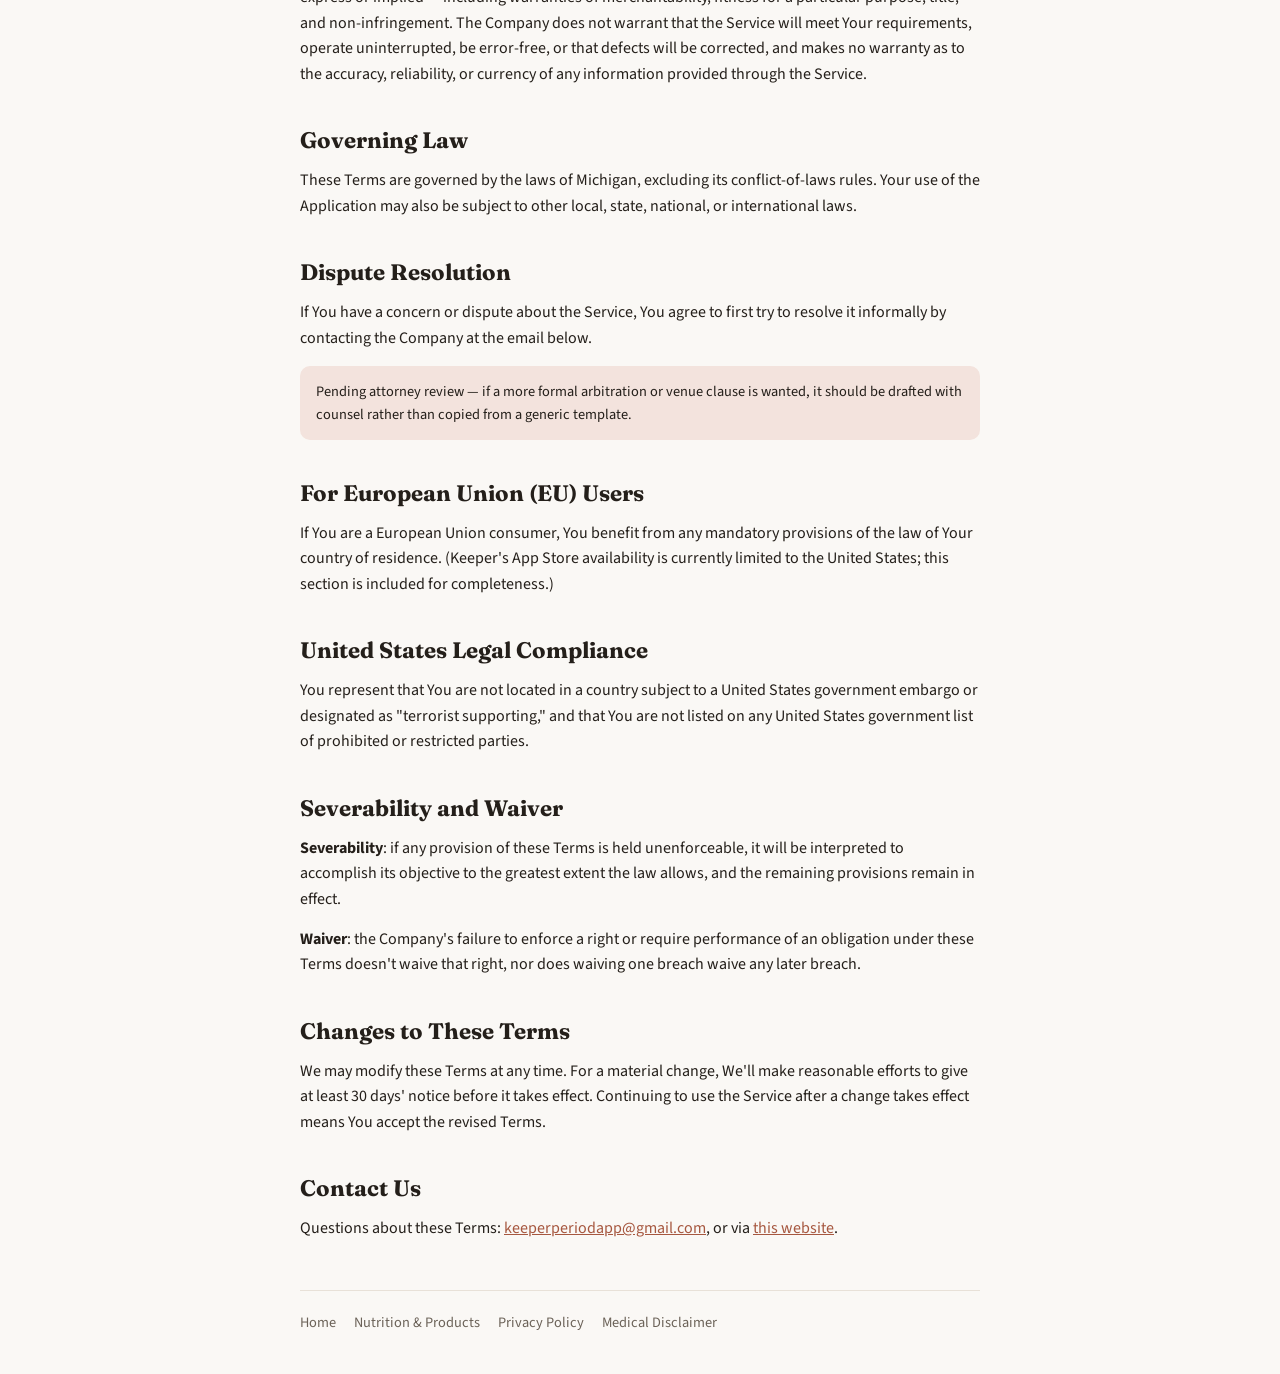
<file: terms.html>
<!doctype html>
<html lang="en">
<head>
<meta charset="utf-8">
<meta name="viewport" content="width=device-width, initial-scale=1">
<title>Keeper — Terms and Conditions</title>
<link rel="stylesheet" href="https://fonts.googleapis.com/css2?family=Fraunces:wght@500;600&family=Source+Sans+3:wght@400;600;700&display=swap">
<link rel="stylesheet" href="styles.css">
</head>
<body>
<div class="wrap">
  <a class="back-link" href="index.html">&larr; Keeper</a>
  <span class="badge">Draft — attorney review pending</span>
  <h1>Terms and Conditions</h1>
  <p class="updated">Last updated: November 13, 2026</p>
  <p class="placeholder-note">Please read these terms carefully before using the Service. This draft has not yet been reviewed by an attorney.</p>

  <h2>Interpretation and Definitions</h2>
  <h3>Definitions</h3>
  <ul>
    <li><strong>Application</strong> means the software program provided by the Company and downloaded by You, named Keeper.</li>
    <li><strong>Application Store</strong> means the Apple App Store, the digital distribution service through which the Application is downloaded.</li>
    <li><strong>Affiliate</strong> means an entity that controls, is controlled by, or is under common control with a party, where "control" means ownership of 50% or more of the voting shares or equivalent managing authority.</li>
    <li><strong>Country/State</strong> refers to: Michigan, United States.</li>
    <li><strong>Company</strong> ("the Company," "We," "Us," "Our") refers to Mettlark LLC.</li>
    <li><strong>Device</strong> means any device used to access the Service, such as an iPhone.</li>
    <li><strong>Feedback</strong> means feedback, innovations, or suggestions You send Us about the Service.</li>
    <li><strong>Service</strong> refers to the Application and this website.</li>
    <li><strong>Terms</strong> means these Terms and Conditions, which govern Your access to and use of the Service.</li>
    <li><strong>Third-Party Social Media Service</strong> means any service or content provided by a third party that is displayed, included, or linked to through the Service.</li>
    <li><strong>You</strong> means the individual accessing or using the Service.</li>
  </ul>

  <h2>Acknowledgment</h2>
  <p>These Terms govern Your use of the Service and form the agreement between You and the Company. By accessing or using the Service, You agree to be bound by these Terms. If You disagree with any part of them, You may not use the Service.</p>
  <p>Your use of the Service is also subject to Our <a href="privacy.html">Privacy Policy</a> and <a href="disclaimer.html">Medical Disclaimer</a>, both of which are part of these Terms. Please read them before using the Service.</p>

  <h2>Eligibility</h2>
  <p>Keeper is a period, fertility, pregnancy, and postpartum tracking app, and periods commonly begin well before adulthood — so these Terms don't set a hard minimum age for using it. If You are using Keeper as a minor, We encourage doing so with a parent or guardian's awareness. Because Keeper collects no personal information from anyone through the app or this website (see the Privacy Policy), the concerns that typically drive age-gating — a company holding a child's personal data — don't apply here in the same way they would for a service with accounts or data collection.</p>

  <h2>What Keeper is</h2>
  <p>Keeper is an educational and personal-tracking tool. <strong>It is not a medical device and does not provide medical advice, diagnosis, or treatment.</strong> See the <a href="disclaimer.html">Medical Disclaimer</a> for the full explanation of what Keeper's predictions and content can and can't be relied on for.</p>

  <h2>Your content</h2>
  <p>Any journal entries, voice notes, or other content You create in Keeper belongs to You and is stored only on Your device. You are solely responsible for backing it up — either by exporting a backup file from within the app, or through Your device's own iCloud backup — and for anything that happens to it if You lose, damage, or reset Your device without one.</p>

  <h2>Intellectual Property</h2>
  <p>The Service and its original content (excluding content provided by You), features, and functionality are and will remain the exclusive property of the Company and its licensors. The Service is protected by copyright, trademark, and other laws of both Michigan and other countries. Our trademarks and trade dress may not be used in connection with any product or service without Our prior written consent.</p>

  <h2>Your Feedback to Us</h2>
  <p>You assign all rights, title, and interest in any Feedback You provide to the Company. If that assignment is for any reason ineffective, You grant the Company a non-exclusive, perpetual, irrevocable, royalty-free, worldwide license to use, reproduce, disclose, distribute, modify, and exploit such Feedback without restriction or compensation to You.</p>

  <h2>Third-party links and affiliate disclosure</h2>
  <p>The Service may link to third-party websites or services not owned or controlled by the Company — including educational sources like ACOG, the CDC, and Mayo Clinic, and, on the <a href="recommendations.html">Nutrition &amp; Product Recommendations</a> page, retailers including Amazon, Thorne, and Perelel. The Company has no control over, and is not responsible for, the content, privacy policies, or practices of any third-party site, and is not liable for any damage or loss caused by or in connection with Your use of one. Review the terms and privacy policy of any third-party site You visit.</p>
  <p>The Company is not currently a participant in any affiliate advertising program. If that changes, this document and the relevant links will be updated to disclose it clearly, and any commission earned will never affect the price You pay or which products We recommend.</p>

  <h3>Third-Party Social Media Services</h3>
  <p>The Service may display or link to content provided by a Third-Party Social Media Service. The Company does not own, control, endorse, or assume responsibility for any Third-Party Social Media Service, and Your use of one is governed by its own terms and privacy policy, not these Terms.</p>

  <h2>Termination</h2>
  <p>We may suspend or terminate Your access to the Service at any time, without prior notice, including if You breach these Terms. Because Keeper has no accounts, in practice this means We may stop distributing or supporting the app; it does not affect the data already stored on Your device, which remains Yours and is never Ours to delete remotely.</p>

  <h2>Limitation of Liability</h2>
  <p>Notwithstanding any damages You might incur, the Company's entire liability under these Terms, and Your exclusive remedy, is limited to the amount You've actually paid the Company through the Service, or $100 USD if You haven't paid anything.</p>
  <p>To the maximum extent permitted by law, the Company will not be liable for any special, incidental, indirect, or consequential damages whatsoever — including loss of profits, loss of data, business interruption, or personal injury — arising from or related to Your use of or inability to use the Service, even if advised of the possibility of such damages and even if a remedy fails of its essential purpose.</p>
  <p>Some jurisdictions don't allow the exclusion of certain warranties or limitations on liability, so some of the above may not apply to You; in that case, these limitations apply to the greatest extent the law allows.</p>

  <h2>"As Is" and "As Available" Disclaimer</h2>
  <p>The Service is provided "as is" and "as available," with all faults, and without warranty of any kind, express or implied — including warranties of merchantability, fitness for a particular purpose, title, and non-infringement. The Company does not warrant that the Service will meet Your requirements, operate uninterrupted, be error-free, or that defects will be corrected, and makes no warranty as to the accuracy, reliability, or currency of any information provided through the Service.</p>

  <h2>Governing Law</h2>
  <p>These Terms are governed by the laws of Michigan, excluding its conflict-of-laws rules. Your use of the Application may also be subject to other local, state, national, or international laws.</p>

  <h2>Dispute Resolution</h2>
  <p>If You have a concern or dispute about the Service, You agree to first try to resolve it informally by contacting the Company at the email below.</p>
  <p class="placeholder-note">Pending attorney review — if a more formal arbitration or venue clause is wanted, it should be drafted with counsel rather than copied from a generic template.</p>

  <h2>For European Union (EU) Users</h2>
  <p>If You are a European Union consumer, You benefit from any mandatory provisions of the law of Your country of residence. (Keeper's App Store availability is currently limited to the United States; this section is included for completeness.)</p>

  <h2>United States Legal Compliance</h2>
  <p>You represent that You are not located in a country subject to a United States government embargo or designated as "terrorist supporting," and that You are not listed on any United States government list of prohibited or restricted parties.</p>

  <h2>Severability and Waiver</h2>
  <p><strong>Severability</strong>: if any provision of these Terms is held unenforceable, it will be interpreted to accomplish its objective to the greatest extent the law allows, and the remaining provisions remain in effect.</p>
  <p><strong>Waiver</strong>: the Company's failure to enforce a right or require performance of an obligation under these Terms doesn't waive that right, nor does waiving one breach waive any later breach.</p>

  <h2>Changes to These Terms</h2>
  <p>We may modify these Terms at any time. For a material change, We'll make reasonable efforts to give at least 30 days' notice before it takes effect. Continuing to use the Service after a change takes effect means You accept the revised Terms.</p>

  <h2>Contact Us</h2>
  <p>Questions about these Terms: <a href="mailto:keeperperiodapp@gmail.com">keeperperiodapp@gmail.com</a>, or via <a href="index.html">this website</a>.</p>

  <nav class="footer-nav">
    <a href="index.html">Home</a>
    <a href="recommendations.html">Nutrition &amp; Products</a>
    <a href="privacy.html">Privacy Policy</a>
    <a href="disclaimer.html">Medical Disclaimer</a>
  </nav>
</div>
</body>
</html>
</file>
<file: styles.css>
:root {
  --bg: #faf8f5;
  --surface: #ffffff;
  --ink: #241f1a;
  --ink-soft: #6b6258;
  --accent: #a6573f;
  --accent-soft: #f3e3dd;
  --line: #e8e1d8;
  color-scheme: light;
}
@media (prefers-color-scheme: dark) {
  :root {
    --bg: #1b1815;
    --surface: #242019;
    --ink: #f3ede4;
    --ink-soft: #b3a89a;
    --accent: #e08a6c;
    --accent-soft: #3a2a22;
    --line: #3a332b;
    color-scheme: dark;
  }
}

* { box-sizing: border-box; }
html, body { margin: 0; }
body {
  background: var(--bg);
  color: var(--ink);
  font-family: 'Source Sans 3', -apple-system, BlinkMacSystemFont, sans-serif;
  line-height: 1.6;
  padding-inline: 20px;
  padding-block: 40px;
}
.wrap { max-width: 680px; margin: 0 auto; }

h1, h2, h3 {
  font-family: 'Fraunces', Georgia, serif;
  text-wrap: balance;
  line-height: 1.2;
}
h1 { font-size: clamp(2rem, 6vw, 2.8rem); margin: 0 0 8px; letter-spacing: -0.01em; }
h2 { font-size: 1.4rem; margin: 40px 0 14px; }
h3 { font-size: 1.1rem; margin: 28px 0 10px; }
p { margin: 0 0 14px; }
.tagline { color: var(--ink-soft); font-size: 1.1rem; margin-bottom: 28px; }

nav.footer-nav {
  display: flex;
  gap: 18px;
  flex-wrap: wrap;
  margin-top: 48px;
  padding-top: 20px;
  border-top: 1px solid var(--line);
  font-size: 0.9rem;
}
nav.footer-nav a { color: var(--ink-soft); text-decoration: none; }
nav.footer-nav a:hover { color: var(--accent); text-decoration: underline; }

a { color: var(--accent); }

.card {
  background: var(--surface);
  border: 1px solid var(--line);
  border-radius: 14px;
  padding: 20px 22px;
  margin-bottom: 16px;
}

.badge {
  display: inline-block;
  background: var(--accent-soft);
  color: var(--accent);
  font-size: 0.78rem;
  font-weight: 700;
  text-transform: uppercase;
  letter-spacing: 0.04em;
  padding: 4px 10px;
  border-radius: 999px;
  margin-bottom: 18px;
}

.updated {
  color: var(--ink-soft);
  font-size: 0.85rem;
  margin-bottom: 32px;
}

ul { padding-left: 1.3em; }
li { margin-bottom: 6px; }

.back-link { display: inline-block; margin-bottom: 24px; font-size: 0.9rem; }

.placeholder-note {
  background: var(--accent-soft);
  border-radius: 10px;
  padding: 14px 16px;
  font-size: 0.9rem;
  margin-bottom: 28px;
}
</file>
